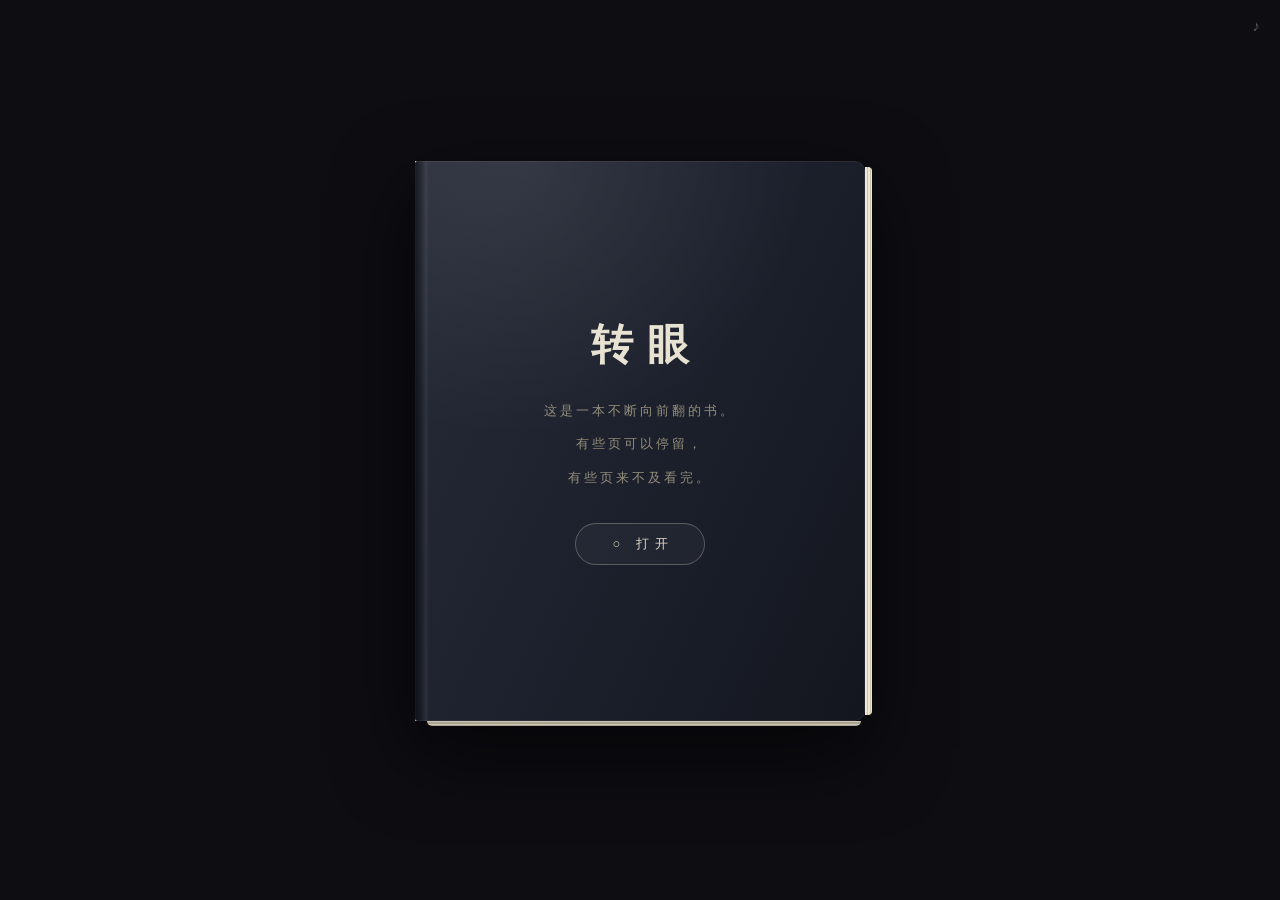
<file: index.html>
<!doctype html>
<html lang="zh-CN">
  <head>
    <meta charset="UTF-8" />
    <meta name="viewport" content="width=device-width, initial-scale=1.0" />
    <title>转眼</title>
    <script type="module" crossorigin src="./assets/index-Fz0vJNbd.js"></script>
    <link rel="stylesheet" crossorigin href="./assets/index-DJgIEXSB.css">
  </head>
  <body>
    <div id="root"></div>
  </body>
</html>
</file>
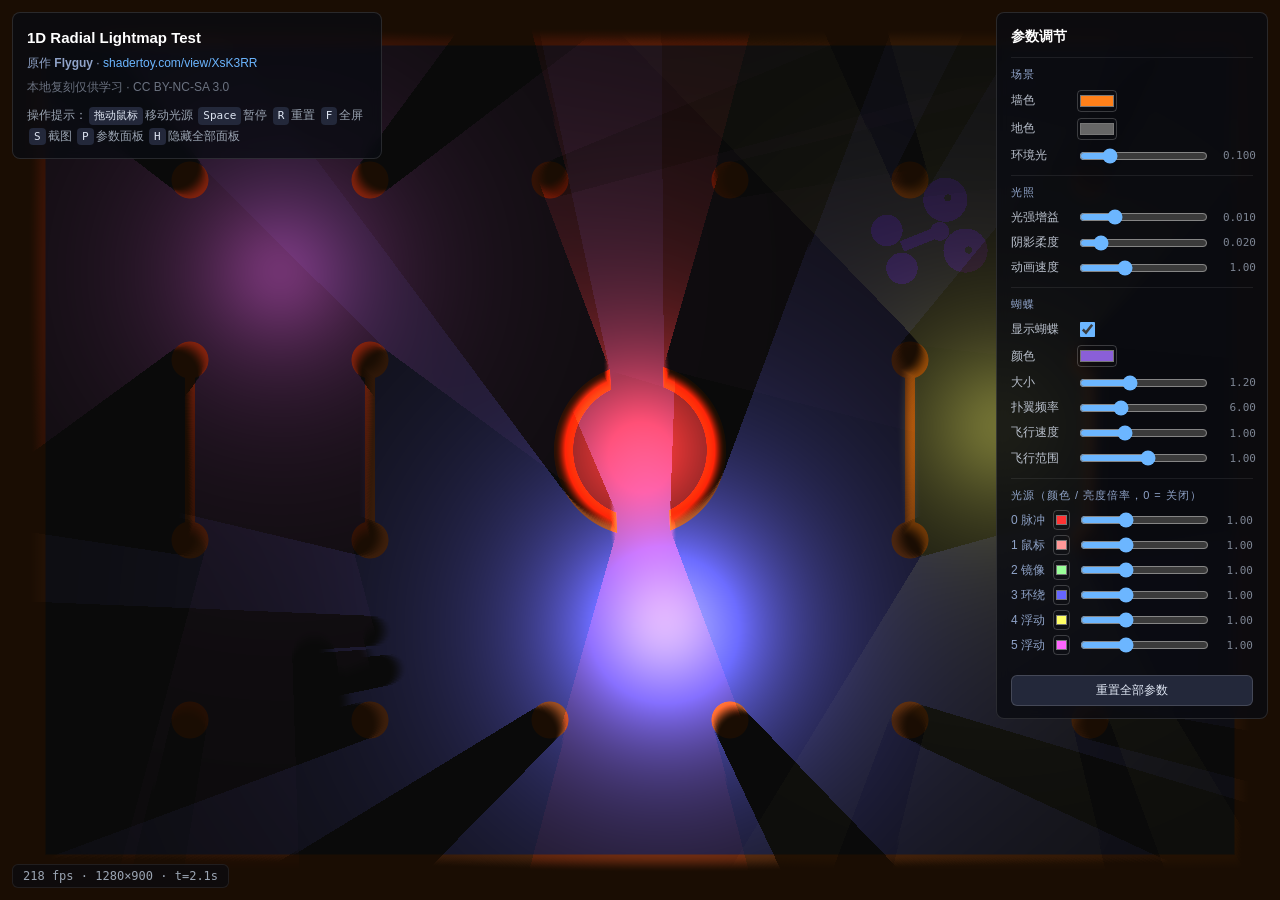
<file: embeds/butterfly/index.html>
<!DOCTYPE html>
<html lang="zh-CN">
<head>
<meta charset="utf-8">
<meta name="viewport" content="width=device-width, initial-scale=1, user-scalable=no">
<title>1D Radial Lightmap Test — 本地复刻</title>
<script>
  // 嵌入模式（?embed=1）：隐藏标题与参数面板，只留全屏画面
  if (new URLSearchParams(location.search).has('embed')) {
    document.addEventListener('DOMContentLoaded', () => {
      const s = document.createElement('style');
      s.textContent = '#panel,#params,#hud{display:none!important}';
      document.head.appendChild(s);
    });
  }
</script>
<!--
  本地复刻自 Shadertoy:
    "1D Radial Lightmap Test" — 作者 Flyguy
    https://www.shadertoy.com/view/XsK3RR
  着色器源码版权归原作者所有，遵循 Shadertoy 默认许可协议 CC BY-NC-SA 3.0。
  仅供个人学习使用，请勿商用。

  说明: 下方的着色器源码保持与原作逐字一致。
  参数面板通过运行时注入 uniform 与定点替换实现，未直接改动源码本体。
-->
<style>
  html, body { margin: 0; padding: 0; width: 100%; height: 100%; overflow: hidden; background: #000; }
  #c { position: absolute; inset: 0; width: 100%; height: 100%; display: block; cursor: crosshair; }

  #panel {
    position: absolute; top: 12px; left: 12px; z-index: 10;
    max-width: 340px; padding: 12px 14px;
    background: rgba(10, 12, 18, 0.78); color: #cfd3dc;
    font: 12px/1.7 -apple-system, "PingFang SC", "Microsoft YaHei", sans-serif;
    border: 1px solid rgba(255,255,255,0.12); border-radius: 8px;
    backdrop-filter: blur(6px); user-select: none;
  }
  #panel h1 { margin: 0 0 2px; font-size: 15px; color: #fff; font-weight: 600; }
  #panel .by { color: #8fa3c8; }
  #panel a { color: #6cb6ff; text-decoration: none; }
  #panel a:hover { text-decoration: underline; }
  #panel .lic { color: #6b7280; margin-top: 4px; }
  #panel .keys { margin-top: 8px; color: #9aa4b2; }
  #panel .keys b {
    display: inline-block; padding: 0 5px; margin: 0 2px;
    background: #23283a; border-radius: 4px; color: #dfe6f3;
    font: 11px/1.6 ui-monospace, monospace;
  }

  /* 参数面板 */
  #params {
    position: absolute; top: 12px; right: 12px; z-index: 10;
    width: 272px; max-height: calc(100% - 24px); overflow-y: auto;
    padding: 12px 14px; box-sizing: border-box;
    background: rgba(10, 12, 18, 0.82); color: #cfd3dc;
    font: 12px/1.6 -apple-system, "PingFang SC", "Microsoft YaHei", sans-serif;
    border: 1px solid rgba(255,255,255,0.12); border-radius: 8px;
    backdrop-filter: blur(6px); user-select: none;
  }
  #params h2 { margin: 0 0 6px; font-size: 14px; color: #fff; font-weight: 600; }
  #params .grp { margin: 10px 0; padding-top: 8px; border-top: 1px solid rgba(255,255,255,0.08); }
  #params .grp > .ttl { color: #8fa3c8; font-size: 11px; letter-spacing: 1px; margin-bottom: 6px; }
  #params label { display: flex; align-items: center; gap: 8px; margin: 6px 0; color: #b9c0cc; }
  #params label .name { flex: 0 0 58px; }
  #params label .val { flex: 0 0 38px; text-align: right; color: #7d8593;
    font: 11px ui-monospace, Menlo, monospace; }
  #params input[type="range"] { flex: 1; accent-color: #6cb6ff; height: 14px; }
  #params input[type="color"] { width: 40px; height: 22px; padding: 0; border: 1px solid rgba(255,255,255,0.2);
    border-radius: 4px; background: none; cursor: pointer; }
  #params .lightrow { display: flex; align-items: center; gap: 8px; margin: 5px 0; color: #b9c0cc; }
  #params .lightrow .idx { flex: 0 0 34px; color: #8fa3c8; }
  #params .lightrow input[type="color"] { width: 34px; height: 20px; }
  #params .lightrow input[type="range"] { flex: 1; }
  #params .lightrow .val { flex: 0 0 34px; text-align: right; color: #7d8593;
    font: 11px ui-monospace, Menlo, monospace; }
  #params button {
    width: 100%; margin-top: 10px; padding: 6px 0;
    background: #23283a; color: #dfe6f3; border: 1px solid rgba(255,255,255,0.15);
    border-radius: 6px; cursor: pointer; font: 12px -apple-system, "PingFang SC", sans-serif;
  }
  #params button:hover { background: #2d3450; }

  #hud {
    position: absolute; left: 12px; bottom: 12px; z-index: 10;
    padding: 4px 10px; background: rgba(10,12,18,0.7); color: #9aa4b2;
    font: 12px ui-monospace, SFMono-Regular, Menlo, monospace;
    border-radius: 6px; border: 1px solid rgba(255,255,255,0.08);
    user-select: none; pointer-events: none;
  }
  #err {
    position: absolute; inset: 0; display: none; z-index: 20;
    color: #f88; font: 14px/1.8 -apple-system, "PingFang SC", sans-serif;
    padding: 40px; white-space: pre-wrap;
  }
  .hidden { display: none !important; }
</style>
</head>
<body>
<canvas id="c"></canvas>

<div id="panel">
  <h1>1D Radial Lightmap Test</h1>
  <div class="by">原作 <b>Flyguy</b> ·
    <a href="https://www.shadertoy.com/view/XsK3RR" target="_blank" rel="noopener">shadertoy.com/view/XsK3RR</a>
  </div>
  <div class="lic">本地复刻仅供学习 · CC BY-NC-SA 3.0</div>
  <div class="keys">
    操作提示：<b>拖动鼠标</b>移动光源
    <b>Space</b>暂停 <b>R</b>重置 <b>F</b>全屏 <b>S</b>截图 <b>P</b>参数面板 <b>H</b>隐藏全部面板
  </div>
</div>

<div id="params">
  <h2>参数调节</h2>
  <div class="grp"><div class="ttl">场景</div>
    <label><span class="name">墙色</span><input type="color" id="wall"></label>
    <label><span class="name">地色</span><input type="color" id="floor"></label>
    <label><span class="name">环境光</span><input type="range" id="ambient"><span class="val" id="ambient_v"></span></label>
  </div>
  <div class="grp"><div class="ttl">光照</div>
    <label><span class="name">光强增益</span><input type="range" id="gain"><span class="val" id="gain_v"></span></label>
    <label><span class="name">阴影柔度</span><input type="range" id="soft"><span class="val" id="soft_v"></span></label>
    <label><span class="name">动画速度</span><input type="range" id="speed"><span class="val" id="speed_v"></span></label>
  </div>
  <div class="grp"><div class="ttl">蝴蝶</div>
    <label><span class="name">显示蝴蝶</span><input type="checkbox" id="bflyOn" style="accent-color:#6cb6ff; transform:scale(1.2)"></label>
    <label><span class="name">颜色</span><input type="color" id="bflyColor"></label>
    <label><span class="name">大小</span><input type="range" id="bflySize"><span class="val" id="bflySize_v"></span></label>
    <label><span class="name">扑翼频率</span><input type="range" id="bflyFlap"><span class="val" id="bflyFlap_v"></span></label>
    <label><span class="name">飞行速度</span><input type="range" id="bflySpeed"><span class="val" id="bflySpeed_v"></span></label>
    <label><span class="name">飞行范围</span><input type="range" id="bflyRange"><span class="val" id="bflyRange_v"></span></label>
  </div>
  <div class="grp"><div class="ttl">光源（颜色 / 亮度倍率，0 = 关闭）</div>
    <div id="lights"></div>
  </div>
  <button id="reset">重置全部参数</button>
</div>

<div id="hud"></div>
<div id="err"></div>

<script>
"use strict";

// ============================================================
// 着色器源码(逐字提取自原作，未做任何修改)
// ============================================================

const BUFFER_A_SRC = `//1D Distance field shadow map.
//Each row is a radial shadow map for a light.
//r = distance
//gba = light info (position / color)

#define MAX_STEPS 48
#define INF 1e8
#define EPS 1e-4
float tau = atan(1.0)*8.0;

//Globals
vec2 res = vec2(0);
vec2 mouse = vec2(0);

// Shapes
float sdCircle(float r, vec2 uv)
{
	return length(uv) - r;   
}

float sdRing(float ir, float or, vec2 uv)
{
	return abs(length(uv) - (ir+or)/2.0) - (or - ir);   
}

float sdBox(float s, vec2 uv)
{
	return max(abs(uv.x), abs(uv.y)) - s;   
}

float sdRect(vec2 s, vec2 uv)
{
    uv = abs(uv) - s;
	return max(uv.x, uv.y);
}

float sdPlane(vec2 dir, vec2 uv)
{
	return dot(normalize(dir), uv);   
}

// Operations
float opU(float a, float b)
{
	return min(a, b);   
}

float opI(float a, float b)
{
	return max(a, b);   
}

float opS(float a, float b)
{
	return max(-a, b);   
}

//Domain modifiers
mat2 Rotate(float a)
{
	return mat2(cos(a), sin(a),-sin(a), cos(a));   
}

vec2 Rep1(vec2 uv, float r)
{
	uv.x = mod(uv.x, r) - r/2.0;
    return uv;
}

vec2 Rep2(vec2 uv, vec2 r)
{
	return mod(uv, r) - r/2.0;  
}

// Scene function (must be changed in both tabs)
float Scene(vec2 uv)
{
	float d = -sdRect(res/2.0 - 0.05, uv);
    
    vec2 rp = Rep2(uv, vec2(0.2));
    
    d = opU(sdCircle(0.02, rp), d);
    
    rp = Rep1(uv, 0.2);
    
    d = opU(sdRect(vec2(0.005,0.1), rp), d);
    
    d = opS(sdBox(0.2, uv), d);
    
    d = opU(sdRing(0.08, 0.09, uv), d);
    
    d = opS(sdRect(vec2(0.11,0.03), uv * Rotate(iTime)), d);
    
    return d;
}

float MarchShadow(vec2 orig, vec2 dir)
{
    float d = 0.0;
    
    for(int i = 0;i < MAX_STEPS;i++)
    {
        float ds = Scene(dir * d - orig);
        
        d += ds;
        
        if(ds < EPS)
        {
        	break;   
        }
    }
    
    return d;
}

//Data slots
#define SLOT_POSITION 0
#define SLOT_COLOR 1

struct Light
{
	vec2 origin;
    vec3 color;
    float brightness;
    
};

void mainImage( out vec4 fragColor, in vec2 fragCoord )
{
    res = iResolution.xy / iResolution.y;  
    mouse = iMouse.xy / iResolution.y - res/2.0;
    
    float a = (fragCoord.x / iResolution.x) * tau;
    vec2 dir = vec2(cos(a), sin(a));
    
    int id = int(fragCoord.y);
    
    Light light;
    
    light.origin = vec2(0);
    light.color = vec3(0);
    light.brightness = 0.0;
    
    if(id == 0)
    {
    	light.origin = vec2(0);
        light.color = vec3(1.0, 0.2, 0.2);
        light.brightness = sin(iTime * 4.0) * 2.0 + 2.0;
    }
    
    if(id == 1)
    {
    	light.origin = mouse;
        light.color = vec3(1.0, 0.6, 0.6);
        light.brightness = 2.0;
    }
    if(id == 2)
    {
    	light.origin = -mouse;
        light.color = vec3(0.6, 1.0, 0.6);
        light.brightness = 2.0;
    }
    if(id == 3)
    {
        float a = -iTime * 0.3;
    	light.origin = vec2(cos(a), sin(a)) * 0.2; 
        light.color = vec3(0.4, 0.4, 1.0);
        light.brightness = 4.0;
    }
    if(id == 4)
    {
    	light.origin = vec2(0.4, sin(3.0*iTime-tau/4.0)*0.2); 
        light.color = vec3(1.0, 1.0, 0.4);
        light.brightness = 1.0;
    }
    if(id == 5)
    {
    	light.origin = vec2(-0.4, sin(3.0*iTime)*0.2); 
        light.color = vec3(1.0, 0.4, 1.0);
        light.brightness = 1.0;
    }
    
    int slot = int(fragCoord.x);
    vec3 data = vec3(0);
    
    if(slot == SLOT_POSITION)
    {
        data = vec3(light.origin,0);
    }
    
    if(slot == SLOT_COLOR)
    {
    	data = light.brightness * light.color;   
    }
    
    float dist = MarchShadow(light.origin, dir);
     
	fragColor = vec4(dist, data);
}`;

const IMAGE_SRC = `#define NUM_LIGHTS 6
#define WALL_COLOR vec3(1.0, 0.5, 0.1)
#define FLOOR_COLOR vec3(0.4, 0.4, 0.4)
#define AMBIENT_LIGHT vec3(0.1, 0.1, 0.1)
//#define SHOW_SHADOWMAP

#define INF 1e8
#define EPS 1e-3
float tau = atan(1.0)*8.0;

//Globals
vec2 res = vec2(0); //Y-Normalized resolution
vec2 mouse = vec2(0); //Mouse coords (form center)
float psz = 0.0; //Pixel size
vec2 hpo = vec2(0); //Half pixel offset

// Shapes
float sdCircle(float r, vec2 uv)
{
	return length(uv) - r;   
}

float sdRing(float ir, float or, vec2 uv)
{
	return abs(length(uv) - (ir+or)/2.0) - (or - ir);   
}

float sdBox(float s, vec2 uv)
{
	return max(abs(uv.x), abs(uv.y)) - s;   
}

float sdRect(vec2 s, vec2 uv)
{
    uv = abs(uv) - s;
	return max(uv.x, uv.y);
}

float sdPlane(vec2 dir, vec2 uv)
{
	return dot(normalize(dir), uv);   
}

// Operations
float opU(float a, float b)
{
	return min(a, b);   
}

float opI(float a, float b)
{
	return max(a, b);   
}

float opS(float a, float b)
{
	return max(-a, b);   
}

//Domain modifiers
mat2 Rotate(float a)
{
	return mat2(cos(a), sin(a),-sin(a), cos(a));   
}

vec2 Rep1(vec2 uv, float r)
{
	uv.x = mod(uv.x, r) - r/2.0;
    return uv;
}

vec2 Rep2(vec2 uv, vec2 r)
{
	return mod(uv, r) - r/2.0;  
}

// Scene function (must be changed in both tabs)
float Scene(vec2 uv)
{
	float d = -sdRect(res/2.0 - 0.05, uv);
    
    vec2 rp = Rep2(uv, vec2(0.2));
    
    d = opU(sdCircle(0.02, rp), d);
    
    rp = Rep1(uv, 0.2);
    
    d = opU(sdRect(vec2(0.005,0.1), rp), d);
    
    d = opS(sdBox(0.2, uv), d);
    
    d = opU(sdRing(0.08, 0.09, uv), d);
    
    d = opS(sdRect(vec2(0.11,0.03), uv * Rotate(iTime)), d);
    
    return d;
}

vec2 LightOrigin(int id)
{
	return texture(iChannel0,vec2(0, float(id))/iResolution.xy + hpo).yz;   
}

vec3 LightColor(int id)
{
	return texture(iChannel0,vec2(1, float(id))/iResolution.xy + hpo).yzw;   
}

float SampleShadow(int id, vec2 uv)
{
    float a = atan(uv.y, uv.x)/tau + 0.5;
    float r = length(uv);
    
    float idn = float(id)/iResolution.y;
    
    float s = texture(iChannel0, vec2(a, idn) + hpo).x;
    
    return 1.0-smoothstep(s, s+0.02, length(uv));   
}

//Reads lights from light buffer and combines them.
vec3 MixLights(vec2 uv)
{
    vec3 b = AMBIENT_LIGHT;
    
	for(int i = 0;i < NUM_LIGHTS;i++)
    {
        vec2 o = LightOrigin(i);
        vec3 c = LightColor(i);
        
        float l = 0.01 / pow(length(vec3(uv - o, 0.1)), 2.0);
        l *= SampleShadow(i, uv-o);
        b += c * l;
    }
    
    return b;
}

void mainImage( out vec4 fragColor, in vec2 fragCoord )
{
    hpo = 0.5 / iResolution.xy;
    res = iResolution.xy / iResolution.y;
    psz = 1.0 / iResolution.y;
	vec2 uv = fragCoord.xy / iResolution.y - res/2.0;
    
    mouse = iMouse.xy / iResolution.y - res/2.0;
    
    vec3 col = vec3(0);
    
    float d = Scene(uv);
    
    col = mix(FLOOR_COLOR, WALL_COLOR, smoothstep(psz, 0.0, d));
    
    col *= MixLights(uv);
    
    #ifdef SHOW_SHADOWMAP
    col = texture(iChannel0, fragCoord/iResolution.xy).rgb;
    #endif
    
	fragColor = vec4(col, 1.0);
}`;

// ============================================================
// 参数定义(默认值 = 原作行为)
// ============================================================

const DEFAULTS = {
  wall: "#ff801a",        // WALL_COLOR vec3(1.0, 0.5, 0.1)
  floor: "#666666",       // FLOOR_COLOR vec3(0.4, 0.4, 0.4)
  ambient: 0.1,           // AMBIENT_LIGHT 0.1
  gain: 0.01,             // MixLights 里的 0.01
  soft: 0.02,             // SampleShadow 里的 0.02
  speed: 1.0,             // 动画时间倍率(仅 JS 侧)
  lightColors: [
    "#ff3333", // 光源0 vec3(1.0, 0.2, 0.2)
    "#ff9999", // 光源1 vec3(1.0, 0.6, 0.6)
    "#99ff99", // 光源2 vec3(0.6, 1.0, 0.6)
    "#6666ff", // 光源3 vec3(0.4, 0.4, 1.0)
    "#ffff66", // 光源4 vec3(1.0, 1.0, 0.4)
    "#ff66ff", // 光源5 vec3(1.0, 0.4, 1.0)
  ],
  lightBrightness: [1, 1, 1, 1, 1, 1], // 亮度倍率
  bflyOn: true,           // 蝴蝶开关
  bflyColor: "#8a5fd8",   // 蝴蝶颜色
  bflySize: 1.2,          // 蝴蝶大小
  bflyFlap: 6.0,          // 扑翼频率
  bflySpeed: 1.0,         // 飞行速度
  bflyRange: 1.0,         // 飞行范围
};
const P = JSON.parse(JSON.stringify(DEFAULTS));
P.lightColors = DEFAULTS.lightColors.slice();
P.lightBrightness = DEFAULTS.lightBrightness.slice();

// ============================================================
// 运行时注入：把参数接进着色器(源码本体不动，只做定点替换)
// ============================================================

function mustReplace(src, needle, replacement, tag) {
  if (!src.includes(needle)) throw new Error("源码锚点缺失: " + tag);
  return src.replace(needle, replacement);
}

// Buffer A: 光源颜色/亮度改由 uniform 控制(仅前 6 行，其余行保持原样熄灭)
let bufferASource = BUFFER_A_SRC;
bufferASource = mustReplace(bufferASource, "#define MAX_STEPS 48",
`uniform vec3  uLightColors[6];
uniform float uLightBrightness[6];
#define MAX_STEPS 48`, "bufferA uniforms");
bufferASource = mustReplace(bufferASource, "int slot = int(fragCoord.x);",
`if(id >= 0 && id < 6)
    {
        light.color = uLightColors[id];
        light.brightness *= uLightBrightness[id];
    }
    
    int slot = int(fragCoord.x);`, "bufferA override");

// Image: 墙/地/环境光/光强增益/阴影柔度改由 uniform 控制
let imageSource = IMAGE_SRC;
imageSource = mustReplace(imageSource, "#define NUM_LIGHTS 6",
`uniform vec3  uWallColor;
uniform vec3  uFloorColor;
uniform float uAmbient;
uniform float uShadowSoft;
uniform float uLightGain;
#define NUM_LIGHTS 6`, "image uniforms");
imageSource = mustReplace(imageSource, "#define WALL_COLOR vec3(1.0, 0.5, 0.1)",
  "#define WALL_COLOR (uWallColor)", "wall");
imageSource = mustReplace(imageSource, "#define FLOOR_COLOR vec3(0.4, 0.4, 0.4)",
  "#define FLOOR_COLOR (uFloorColor)", "floor");
imageSource = mustReplace(imageSource, "#define AMBIENT_LIGHT vec3(0.1, 0.1, 0.1)",
  "#define AMBIENT_LIGHT (vec3(uAmbient))", "ambient");
imageSource = mustReplace(imageSource, "return 1.0-smoothstep(s, s+0.02, length(uv));",
  "return 1.0-smoothstep(s, s+uShadowSoft, length(uv));", "soft");
imageSource = mustReplace(imageSource, "float l = 0.01 / pow(length(vec3(uv - o, 0.1)), 2.0);",
  "float l = uLightGain / pow(length(vec3(uv - o, 0.1)), 2.0);", "gain");

// ----- 蝴蝶(本地新增): 注入两个 pass 的 Scene()，画面与阴影图保持一致 -----
const BUTTERFLY_GLSL = `uniform float uButterflyOn;
uniform vec3  uBFlyColor;
uniform float uBFlySize;
uniform float uBFlyFlap;
uniform float uBFlySpeed;
uniform float uBFlyRange;

// 飞行路径: xy 为横穿场景的往返轨迹, z 为伪深度(>0 靠近, <0 远去)
vec3 bPath(float t)
{
    t *= uBFlySpeed;
    float x = sin(t * 0.55) * 0.62;
    float y = sin(t * 1.30 + 1.1) * 0.16 + sin(t * 0.35) * 0.10;
    float z = sin(t * 0.55 + 1.2);
    return uBFlyRange * vec3(x, y, z);
}

float sdButterfly(vec2 uv)
{
    vec3 P0 = bPath(iTime);
    vec3 P1 = bPath(iTime - 0.06);
    vec2 p0 = P0.xy, p1 = P1.xy;
    float ang = atan(p0.y - p1.y + 1e-6, p0.x - p1.x + 1e-5);
    // 伪深度缩放: 0.5(远,小) ~ 1.6(近,大)，制造前后穿梭感
    float depth = mix(0.5, 1.6, 0.5 + 0.5 * P0.z);
    float scale = uBFlySize * depth;
    vec2 loc = (uv - p0) * Rotate(1.5708 - ang) / scale;
    // 扑翼: 恒定频率的平滑余弦摆动(均匀)
    float f = 0.725 + 0.275 * cos(iTime * uBFlyFlap);
    vec2 q = vec2(abs(loc.x), loc.y);
    float dWing = length(q - vec2(0.078*f, 0.050)) - 0.060*f;
    dWing = opU(dWing, length(q - vec2(0.058*f, -0.036)) - 0.042*f);
    dWing = opS(length(q - vec2(0.080*f, 0.054)) - 0.013*f, dWing);
    float d = opU(dWing, sdRect(vec2(0.006, 0.024), loc));
    d = opU(d, length(loc - vec2(0.0, 0.028)) - 0.011);
    return scale * d;
}

`;
bufferASource = mustReplace(bufferASource, "// Scene function (must be changed in both tabs)",
  BUTTERFLY_GLSL + "// Scene function (must be changed in both tabs)", "butterfly globals");
imageSource = mustReplace(imageSource, "// Scene function (must be changed in both tabs)",
  BUTTERFLY_GLSL + "// Scene function (must be changed in both tabs)", "butterfly globals");

const SCENE_TAIL = "d = opS(sdRect(vec2(0.11,0.03), uv * Rotate(iTime)), d);";
const SCENE_BFLY = "\n    \n    if(uButterflyOn > 0.5)\n    {\n        d = opU(sdButterfly(uv), d);\n    }";
// 只有 Buffer A 的 Scene() 并入蝴蝶(让阴影照常投射);
// Image 里蝴蝶从场景中拆出、按深度独立合成，才能与柱子/圆环产生前后遮挡
bufferASource = mustReplace(bufferASource, SCENE_TAIL, SCENE_TAIL + SCENE_BFLY, "butterfly scene");

// Image: 在场景着色之后按深度合成蝴蝶
const IMG_ANCHOR = "col *= MixLights(uv);";
const IMG_COMPOSITE = `col *= MixLights(uv);

    // 蝴蝶独立合成: 远(z<0)时被场景元素遮挡, 近(z>0)时飞到场景前面
    if(uButterflyOn > 0.5)
    {
        float dB = sdButterfly(uv);
        float bMask = smoothstep(psz, 0.0, dB);
        if(bMask > 0.001)
        {
            vec3 bcol = uBFlyColor * MixLights(uv);
            float front = smoothstep(-0.35, 0.35, bPath(iTime).z);
            float sMask = smoothstep(psz, 0.0, d);
            vec3 behind  = mix(bcol, col, sMask);
            vec3 infront = mix(col, bcol, bMask);
            col = mix(behind, infront, front);
        }
    }`;
imageSource = mustReplace(imageSource, IMG_ANCHOR, IMG_COMPOSITE, "butterfly composite");

// ============================================================
// WebGL 播放器(模拟 Shadertoy 运行环境)
// ============================================================

const VS_SRC = `#version 300 es
layout(location=0) in vec2 aPos;
void main() { gl_Position = vec4(aPos, 0.0, 1.0); }`;

// Shadertoy 风格的片元着色器头(WebGL2 / GLSL ES 3.00)
const FS_HEADER = `#version 300 es
precision highp float;
precision highp int;
out vec4 outColor;
uniform vec3      iResolution;
uniform float     iTime;
uniform float     iTimeDelta;
uniform float     iFrameRate;
uniform int       iFrame;
uniform float     iChannelTime[4];
uniform vec4      iMouse;
uniform vec4      iDate;
uniform float     iSampleRate;
uniform vec3      iChannelResolution[4];
uniform sampler2D iChannel0;
`;

function makePassSource(userSrc) {
  return FS_HEADER + userSrc + "\nvoid main(){ mainImage(outColor, gl_FragCoord.xy); }";
}

const canvas = document.getElementById("c");
const errBox = document.getElementById("err");
const hud = document.getElementById("hud");
const panel = document.getElementById("panel");
const paramsPanel = document.getElementById("params");

function fail(msg) {
  errBox.textContent = msg;
  errBox.style.display = "block";
  throw new Error(msg);
}

const gl = canvas.getContext("webgl2", { alpha: false, antialias: false, preserveDrawingBuffer: true });
if (!gl) fail("此浏览器不支持 WebGL2，无法运行。");

// 渲染到浮点纹理需要此扩展(WebGL2)
let bufferInternalFormat = gl.RGBA32F, bufferType = gl.FLOAT;
if (!gl.getExtension("EXT_color_buffer_float")) {
  if (gl.getExtension("EXT_color_buffer_half_float")) {
    bufferInternalFormat = gl.RGBA16F; bufferType = gl.HALF_FLOAT;
  } else {
    fail("浏览器不支持渲染到浮点纹理(EXT_color_buffer_float)。");
  }
}
gl.getExtension("OES_texture_float_linear"); // 可选

function compile(type, src) {
  const sh = gl.createShader(type);
  gl.shaderSource(sh, src);
  gl.compileShader(sh);
  if (!gl.getShaderParameter(sh, gl.COMPILE_STATUS)) {
    fail("着色器编译失败:\n" + gl.getShaderInfoLog(sh));
  }
  return sh;
}

function makeProgram(userSrc) {
  const prog = gl.createProgram();
  gl.attachShader(prog, compile(gl.VERTEX_SHADER, VS_SRC));
  gl.attachShader(prog, compile(gl.FRAGMENT_SHADER, makePassSource(userSrc)));
  gl.linkProgram(prog);
  if (!gl.getProgramParameter(prog, gl.LINK_STATUS)) {
    fail("程序链接失败:\n" + gl.getProgramInfoLog(prog));
  }
  return prog;
}

const progBufferA = makeProgram(bufferASource);
const progImage = makeProgram(imageSource);

// 全屏三角形
const vao = gl.createVertexArray();
gl.bindVertexArray(vao);
const vbo = gl.createBuffer();
gl.bindBuffer(gl.ARRAY_BUFFER, vbo);
gl.bufferData(gl.ARRAY_BUFFER, new Float32Array([-1, -1, 3, -1, -1, 3]), gl.STATIC_DRAW);
gl.enableVertexAttribArray(0);
gl.vertexAttribPointer(0, 2, gl.FLOAT, false, 0, 0);

// Buffer A 的 ping-pong 纹理(RGBA32F，与 Shadertoy 的 buffer 一致)
let bufTex = [null, null], bufFbo = [null, null], bufWrite = 0;

function createBufferTextures(w, h) {
  for (let i = 0; i < 2; i++) {
    if (bufTex[i]) gl.deleteTexture(bufTex[i]);
    if (bufFbo[i]) gl.deleteFramebuffer(bufFbo[i]);
    bufTex[i] = gl.createTexture();
    gl.bindTexture(gl.TEXTURE_2D, bufTex[i]);
    // 与 Shadertoy 采样 buffer 的方式一致: NEAREST + CLAMP
    gl.texParameteri(gl.TEXTURE_2D, gl.TEXTURE_MIN_FILTER, gl.NEAREST);
    gl.texParameteri(gl.TEXTURE_2D, gl.TEXTURE_MAG_FILTER, gl.NEAREST);
    gl.texParameteri(gl.TEXTURE_2D, gl.TEXTURE_WRAP_S, gl.CLAMP_TO_EDGE);
    gl.texParameteri(gl.TEXTURE_2D, gl.TEXTURE_WRAP_T, gl.CLAMP_TO_EDGE);
    gl.texImage2D(gl.TEXTURE_2D, 0, bufferInternalFormat, w, h, 0, gl.RGBA, bufferType, null);
    bufFbo[i] = gl.createFramebuffer();
    gl.bindFramebuffer(gl.FRAMEBUFFER, bufFbo[i]);
    gl.framebufferTexture2D(gl.FRAMEBUFFER, gl.COLOR_ATTACHMENT0, gl.TEXTURE_2D, bufTex[i], 0);
    if (gl.checkFramebufferStatus(gl.FRAMEBUFFER) !== gl.FRAMEBUFFER_COMPLETE) {
      fail("帧缓冲不完整(浮点纹理不可渲染)。");
    }
  }
  gl.bindFramebuffer(gl.FRAMEBUFFER, null);
}

// ---------- Shadertoy 风格的 iMouse ----------
// xy: 当前位置(像素，原点左下)；zw: 按下时为按下起点，松开后为负值
const mouse = { x: 0, y: 0, oriX: 0, oriY: 0, down: false };

function canvasPos(e) {
  const r = canvas.getBoundingClientRect();
  const sx = canvas.width / r.width, sy = canvas.height / r.height;
  return [Math.round((e.clientX - r.left) * sx), Math.round(canvas.height - (e.clientY - r.top) * sy)];
}
canvas.addEventListener("pointerdown", (e) => {
  const [x, y] = canvasPos(e);
  mouse.down = true; mouse.x = x; mouse.y = y; mouse.oriX = x; mouse.oriY = y;
  canvas.setPointerCapture(e.pointerId);
});
canvas.addEventListener("pointermove", (e) => {
  if (e.buttons || mouse.down || e.pointerType === "mouse") {
    const [x, y] = canvasPos(e);
    mouse.x = x; mouse.y = y;
  }
});
window.addEventListener("pointerup", () => { mouse.down = false; });

// ---------- 交互控制 ----------
let iTime = 0, iFrame = 0, paused = false;

window.addEventListener("keydown", (e) => {
  if (e.code === "Space") { paused = !paused; e.preventDefault(); }
  else if (e.code === "KeyR") { iTime = 0; iFrame = 0; mouse.x = mouse.y = mouse.oriX = mouse.oriY = 0; mouse.down = false; }
  else if (e.code === "KeyF") {
    if (document.fullscreenElement) document.exitFullscreen();
    else document.documentElement.requestFullscreen();
  } else if (e.code === "KeyS") {
    canvas.toBlob((b) => {
      const a = document.createElement("a");
      a.href = URL.createObjectURL(b);
      a.download = "1d-radial-lightmap.png";
      a.click();
      URL.revokeObjectURL(a.href);
    });
  } else if (e.code === "KeyP") { paramsPanel.classList.toggle("hidden"); }
  else if (e.code === "KeyH") {
    panel.classList.toggle("hidden");
    hud.classList.toggle("hidden");
    paramsPanel.classList.toggle("hidden");
  }
});

// ---------- 尺寸 ----------
const DPR = Math.min(window.devicePixelRatio || 1, 2);

function resize() {
  const w = Math.max(1, Math.round(canvas.clientWidth * DPR));
  const h = Math.max(1, Math.round(canvas.clientHeight * DPR));
  if (canvas.width !== w || canvas.height !== h) {
    canvas.width = w; canvas.height = h;
    createBufferTextures(w, h);
  }
}
window.addEventListener("resize", resize);
resize();

// ---------- uniform 缓存 ----------
function uniforms(prog, names) {
  const u = {};
  for (const n of names) u[n] = gl.getUniformLocation(prog, n);
  return u;
}
const COMMON_U = ["iResolution", "iTime", "iTimeDelta", "iFrameRate", "iFrame",
  "iChannelTime[0]", "iMouse", "iDate", "iSampleRate", "iChannelResolution[0]",
  "uButterflyOn", "uBFlyColor", "uBFlySize", "uBFlyFlap", "uBFlySpeed", "uBFlyRange"];
const uBuf = uniforms(progBufferA, [...COMMON_U, "uLightColors[0]", "uLightBrightness[0]"]);
const uImg = uniforms(progImage, [...COMMON_U, "iChannel0",
  "uWallColor", "uFloorColor", "uAmbient", "uShadowSoft", "uLightGain"]);

// ---------- 颜色工具 ----------
function hexToRgb(h) {
  return [parseInt(h.slice(1, 3), 16) / 255, parseInt(h.slice(3, 5), 16) / 255, parseInt(h.slice(5, 7), 16) / 255];
}

// ---------- 参数面板 ----------
const $ = (id) => document.getElementById(id);

function bindSlider(id, min, max, step, get, set) {
  const el = $(id), vEl = $(id + "_v");
  el.min = min; el.max = max; el.step = step;
  el.value = get();
  const refresh = () => { vEl.textContent = Number(el.value).toFixed(step < 0.01 ? 3 : (step < 1 ? 2 : 0)); };
  refresh();
  el.addEventListener("input", () => { set(Number(el.value)); refresh(); });
}
function bindColor(id, get, set) {
  const el = $(id);
  el.value = get();
  el.addEventListener("input", () => set(el.value));
}

bindColor("wall", () => P.wall, (v) => P.wall = v);
bindColor("floor", () => P.floor, (v) => P.floor = v);
bindSlider("ambient", 0, 0.5, 0.005, () => P.ambient, (v) => P.ambient = v);
bindSlider("gain", 0, 0.04, 0.001, () => P.gain, (v) => P.gain = v);
bindSlider("soft", 0.001, 0.15, 0.001, () => P.soft, (v) => P.soft = v);
bindSlider("speed", 0, 3, 0.05, () => P.speed, (v) => P.speed = v);

$("bflyOn").checked = P.bflyOn;
$("bflyOn").addEventListener("change", () => P.bflyOn = $("bflyOn").checked);
bindColor("bflyColor", () => P.bflyColor, (v) => P.bflyColor = v);
bindSlider("bflySize", 0.4, 2.5, 0.05, () => P.bflySize, (v) => P.bflySize = v);
bindSlider("bflyFlap", 0, 20, 0.5, () => P.bflyFlap, (v) => P.bflyFlap = v);
bindSlider("bflySpeed", 0, 3, 0.05, () => P.bflySpeed, (v) => P.bflySpeed = v);
bindSlider("bflyRange", 0.3, 1.6, 0.05, () => P.bflyRange, (v) => P.bflyRange = v);

const lightRows = [];
{
  const box = $("lights");
  const NAMES = ["0 脉冲", "1 鼠标", "2 镜像", "3 环绕", "4 浮动", "5 浮动"];
  for (let i = 0; i < 6; i++) {
    const row = document.createElement("div");
    row.className = "lightrow";
    row.innerHTML =
      `<span class="idx">${NAMES[i]}</span>` +
      `<input type="color" data-i="${i}" class="lc">` +
      `<input type="range" data-i="${i}" class="lb" min="0" max="3" step="0.05">` +
      `<span class="val">1.00</span>`;
    box.appendChild(row);
    const cEl = row.querySelector(".lc");
    const bEl = row.querySelector(".lb");
    const vEl = row.querySelector(".val");
    cEl.value = P.lightColors[i];
    bEl.value = P.lightBrightness[i];
    cEl.addEventListener("input", () => P.lightColors[i] = cEl.value);
    bEl.addEventListener("input", () => {
      P.lightBrightness[i] = Number(bEl.value);
      vEl.textContent = Number(bEl.value).toFixed(2);
    });
    lightRows.push({ cEl, bEl, vEl });
  }
}

$("reset").addEventListener("click", () => {
  P.wall = DEFAULTS.wall; P.floor = DEFAULTS.floor;
  P.ambient = DEFAULTS.ambient; P.gain = DEFAULTS.gain;
  P.soft = DEFAULTS.soft; P.speed = DEFAULTS.speed;
  P.lightColors = DEFAULTS.lightColors.slice();
  P.lightBrightness = DEFAULTS.lightBrightness.slice();
  P.bflyOn = DEFAULTS.bflyOn; P.bflyColor = DEFAULTS.bflyColor;
  P.bflySize = DEFAULTS.bflySize;
  P.bflyFlap = DEFAULTS.bflyFlap; P.bflySpeed = DEFAULTS.bflySpeed;
  P.bflyRange = DEFAULTS.bflyRange;
  $("wall").value = P.wall; $("floor").value = P.floor;
  $("bflyOn").checked = P.bflyOn;
  $("bflyColor").value = P.bflyColor;
  for (const id of ["ambient", "gain", "soft", "speed",
    "bflySize", "bflyFlap", "bflySpeed", "bflyRange"]) {
    const el = $(id);
    el.value = P[id];
    $(id + "_v").textContent = Number(el.value).toFixed(el.step < 0.01 ? 3 : (el.step < 1 ? 2 : 0));
  }
  for (let i = 0; i < 6; i++) {
    lightRows[i].cEl.value = P.lightColors[i];
    lightRows[i].bEl.value = P.lightBrightness[i];
    lightRows[i].vEl.textContent = Number(P.lightBrightness[i]).toFixed(2);
  }
});

// ---------- 渲染循环 ----------
let lastT = performance.now(), fps = 60, lastNow = lastT;

function setCommonUniforms(u, w, h) {
  gl.uniform3f(u["iResolution"], w, h, 1.0);
  gl.uniform1f(u["iTime"], iTime);
  gl.uniform1f(u["iFrameRate"], fps);
  gl.uniform1i(u["iFrame"], iFrame);
  gl.uniform4f(u["iMouse"],
    mouse.x, mouse.y,
    mouse.down ? mouse.oriX : -Math.abs(mouse.oriX),
    mouse.down ? mouse.oriY : -Math.abs(mouse.oriY));
  const d = new Date();
  gl.uniform4f(u["iDate"], d.getFullYear(), d.getMonth(), d.getDate(),
    d.getHours() * 3600 + d.getMinutes() * 60 + d.getSeconds() + d.getMilliseconds() / 1000);
  gl.uniform1f(u["iSampleRate"], 44100);
  gl.uniform1fv(u["iChannelTime[0]"], [iTime, iTime, iTime, iTime]);
  gl.uniform3fv(u["iChannelResolution[0]"], [w, h, 1.0]);
}

function setBflyUniforms(u) {
  gl.uniform1f(u["uButterflyOn"], P.bflyOn ? 1.0 : 0.0);
  const bc = hexToRgb(P.bflyColor);
  gl.uniform3f(u["uBFlyColor"], bc[0], bc[1], bc[2]);
  gl.uniform1f(u["uBFlySize"], P.bflySize);
  gl.uniform1f(u["uBFlyFlap"], P.bflyFlap);
  gl.uniform1f(u["uBFlySpeed"], P.bflySpeed);
  gl.uniform1f(u["uBFlyRange"], P.bflyRange);
}

// 页面被遮挡时 rAF 会停止，用定时器兜底保持渲染
function scheduleNext() {
  if (document.hidden) setTimeout(() => render(performance.now()), 16);
  else requestAnimationFrame(render);
}

function render(now) {
  scheduleNext();
  const dt = Math.min((now - lastNow) / 1000, 1.0);
  lastNow = now;
  if (!paused) { iTime += dt * P.speed; iFrame++; }
  fps = fps * 0.9 + (1 / Math.max(dt, 1e-4)) * 0.1;

  resize();
  const w = canvas.width, h = canvas.height;

  // Pass 1: Buffer A —— 每行一个光源的 1D 径向距离场阴影图
  const write = bufWrite;
  gl.bindFramebuffer(gl.FRAMEBUFFER, bufFbo[write]);
  gl.viewport(0, 0, w, h);
  gl.useProgram(progBufferA);
  setCommonUniforms(uBuf, w, h);
  const lc = new Float32Array(18), lb = new Float32Array(6);
  for (let i = 0; i < 6; i++) {
    const c = hexToRgb(P.lightColors[i]);
    lc[i * 3] = c[0]; lc[i * 3 + 1] = c[1]; lc[i * 3 + 2] = c[2];
    lb[i] = P.lightBrightness[i];
  }
  gl.uniform3fv(uBuf["uLightColors[0]"], lc);
  gl.uniform1fv(uBuf["uLightBrightness[0]"], lb);
  setBflyUniforms(uBuf);
  gl.drawArrays(gl.TRIANGLES, 0, 3);

  // Pass 2: Image —— 读取 Buffer A(iChannel0)，输出到屏幕
  gl.bindFramebuffer(gl.FRAMEBUFFER, null);
  gl.viewport(0, 0, w, h);
  gl.useProgram(progImage);
  setCommonUniforms(uImg, w, h);
  gl.activeTexture(gl.TEXTURE0);
  gl.bindTexture(gl.TEXTURE_2D, bufTex[write]);
  gl.uniform1i(uImg["iChannel0"], 0);
  const wall = hexToRgb(P.wall), floor = hexToRgb(P.floor);
  gl.uniform3f(uImg["uWallColor"], wall[0], wall[1], wall[2]);
  gl.uniform3f(uImg["uFloorColor"], floor[0], floor[1], floor[2]);
  gl.uniform1f(uImg["uAmbient"], P.ambient);
  gl.uniform1f(uImg["uShadowSoft"], P.soft);
  gl.uniform1f(uImg["uLightGain"], P.gain);
  setBflyUniforms(uImg);
  gl.drawArrays(gl.TRIANGLES, 0, 3);

  bufWrite = 1 - write;

  if ((iFrame & 7) === 0) {
    hud.textContent = `${fps.toFixed(0)} fps · ${w}×${h} · t=${iTime.toFixed(1)}s${paused ? " · 已暂停" : ""}`;
  }
}

scheduleNext();
</script>
</body>
</html>
</file>
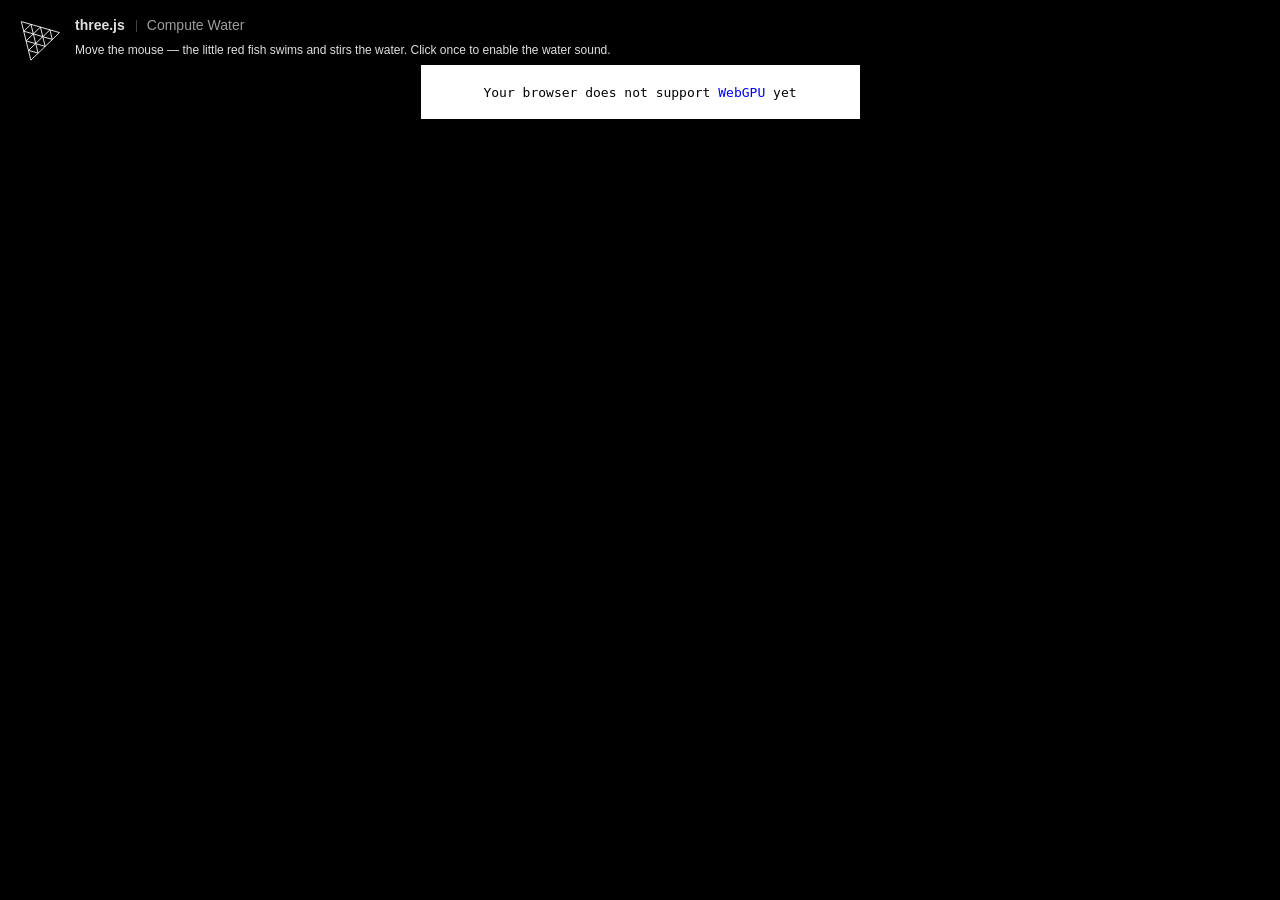
<file: embeds/water/index.html>
<!DOCTYPE html>
<html lang="en">
	<head>
		<title>three.js webgpu - compute water</title>
		<meta charset="utf-8">
		<meta name="viewport" content="width=device-width, user-scalable=no, minimum-scale=1.0, maximum-scale=1.0">
		<link type="text/css" rel="stylesheet" href="example.css">
		<script>
			// 嵌入模式（?embed=1）：隐藏信息栏与 inspector 面板，只留全屏画面
			if ( new URLSearchParams( location.search ).has( 'embed' ) ) {

				document.documentElement.classList.add( 'embed' );

			}
		</script>
	</head>
	<body>

		<div id="info">
			<a href="https://threejs.org/" target="_blank" rel="noopener" class="logo-link"></a>

			<div class="title-wrapper">
				<a href="https://threejs.org/" target="_blank" rel="noopener">three.js</a>
				<span>Compute Water</span>
			</div>

			<small>
				Move the mouse — the little red fish swims and stirs the water. Click once to enable the water sound.
			</small>
		</div>

		<script type="importmap">
			{
				"imports": {
					"three": "./lib/three.webgpu.js",
					"three/webgpu": "./lib/three.webgpu.js",
					"three/tsl": "./lib/three.tsl.js",
					"three/addons/": "./lib/jsm/"
				}
			}
		</script>

		<script type="module">

			import * as THREE from 'three/webgpu';
			import { instanceIndex, struct, If, uint, int, floor, float, length, clamp, vec2, cos, vec3, vertexIndex, Fn, uniform, instancedArray, min, max, positionLocal, transformNormalToView, select, globalId, mix, smoothstep, time, screenUV, pass } from 'three/tsl';

			import { bloom } from 'three/addons/tsl/display/BloomNode.js';

			import { Inspector } from 'three/addons/inspector/Inspector.js';

			import { SimplexNoise } from 'three/addons/math/SimplexNoise.js';
			import { GLTFLoader } from 'three/addons/loaders/GLTFLoader.js';
			import { HDRLoader } from 'three/addons/loaders/HDRLoader.js';
			import { DRACOLoader, DRACO_GLTF_CONFIG } from 'three/addons/loaders/DRACOLoader.js';

			import WebGPU from 'three/addons/capabilities/WebGPU.js';

			// Dimensions of simulation grid.
			const WIDTH = 384;

			// Water size in system units (fills the whole canvas).
			const BOUNDS = 12;
			const BOUNDS_HALF = BOUNDS * 0.5;
			const limit = BOUNDS_HALF - 0.2;

			const waterMaxHeight = 0.1;

			let container;
			let camera, scene, renderer;

			const mouseCoords = new THREE.Vector2();
			const raycaster = new THREE.Raycaster();
			let frame = 0;

			const effectController = {
				mousePos: uniform( new THREE.Vector2() ).setName( 'mousePos' ),
				mouseSpeed: uniform( new THREE.Vector2() ).setName( 'mouseSpeed' ),
				fish2Pos: uniform( new THREE.Vector2() ).setName( 'fish2Pos' ),
				fish2Speed: uniform( new THREE.Vector2() ).setName( 'fish2Speed' ),
				mouseDeep: uniform( .5 ).setName( 'mouseDeep' ),
				mouseSize: uniform( 0.12 ).setName( 'mouseSize' ),
				viscosity: uniform( 0.96 ).setName( 'viscosity' ),
				ducksEnabled: true,
				wireframe: false,
				speed: 5,
			};

			let sun;
			let waterMesh;
			let meshRay;
			let fish, fishTail, fish2, fishTail2;
			let computeHeightAtoB, computeHeightBtoA, computeDucks;
			let postProcessing;
			let pingPong = 0;
			const readFromA = uniform( 1 );
			let duckModel = null;

			const fishPos = new THREE.Vector3();
			const fishTarget = new THREE.Vector3();
			let fishHeading = 0;
			const fish2Pos = new THREE.Vector3();
			let fish2Heading = 0;

			// Swimming water sound: looping bubble recording, volume/rate follow the fish speed
			let audioCtx = null, swimGain = null, swimPanner = null, swimSource = null;

			const NUM_DUCKS = 250;
			const DUCK_SCALE = 1.8;

			const simplex = new SimplexNoise();

			if ( WebGPU.isAvailable() === false ) {

				document.body.appendChild( WebGPU.getErrorMessage() );

				throw new Error( 'No WebGPU support' );

			}

			init();

			function noise( x, y ) {

				let multR = waterMaxHeight;
				let mult = 0.025;
				let r = 0;
				for ( let i = 0; i < 15; i ++ ) {

					r += multR * simplex.noise( x * mult, y * mult );
					multR *= 0.53 + 0.025 * i;
					mult *= 1.25;

				}

				return r;

			}

			function createFish( bodyColor, finColor, scale ) {

				const group = new THREE.Group();

				const body = new THREE.MeshPhysicalMaterial( { color: bodyColor, roughness: 0.38, metalness: 0.08, clearcoat: 1.0, clearcoatRoughness: 0.18 } );
				const fin = new THREE.MeshPhysicalMaterial( { color: finColor, roughness: 0.5, metalness: 0.0, clearcoat: 0.5, clearcoatRoughness: 0.4, side: THREE.DoubleSide } );
				const black = new THREE.MeshStandardMaterial( { color: 0x0b0b0e, roughness: 0.25 } );

				// countershading: dark back fading to a pale belly, like real fish
				const back = new THREE.Color( bodyColor ).multiplyScalar( 0.55 );
				const belly = new THREE.Color( bodyColor ).lerp( new THREE.Color( 0xffffff ), 0.45 );
				body.colorNode = Fn( () => {

					return mix( belly, back, smoothstep( - 0.10, 0.10, positionLocal.y ) );

				} )();

				// body (head toward +X)
				const bodyGeo = new THREE.SphereGeometry( 0.16, 24, 16 );
				bodyGeo.scale( 1.5, 0.85, 0.6 );
				group.add( new THREE.Mesh( bodyGeo, body ) );

				// tail fin, pivoting at the body rear
				const tailGeo = new THREE.ConeGeometry( 0.1, 0.24, 12 );
				tailGeo.rotateZ( - Math.PI / 2 );
				tailGeo.scale( 1, 1, 0.3 );
				tailGeo.translate( - 0.12, 0, 0 );
				const tail = new THREE.Group();
				tail.position.x = - 0.2;
				tail.add( new THREE.Mesh( tailGeo, fin ) );
				group.add( tail );
				group.userData.tail = tail;

				// dorsal fin
				const dorsal = new THREE.Mesh( new THREE.ConeGeometry( 0.05, 0.12, 8 ), fin );
				dorsal.position.set( - 0.02, 0.15, 0 );
				group.add( dorsal );

				// eyes
				for ( const side of [ - 1, 1 ] ) {

					const eye = new THREE.Mesh( new THREE.SphereGeometry( 0.022, 10, 8 ), black );
					eye.position.set( 0.15, 0.045, side * 0.08 );
					group.add( eye );

				}

				group.scale.setScalar( scale );
				group.traverse( ( o ) => ( o.castShadow = true ) );
				return group;

			}

			async function init() {

				container = document.createElement( 'div' );
				document.body.appendChild( container );

				camera = new THREE.PerspectiveCamera( 75, window.innerWidth / window.innerHeight, 1, 3000 );
				// fixed vertical top-down view; height fits the pool to the full canvas
				fitCameraToPool();
				window.addEventListener( 'resize', () => fitCameraToPool() );

				scene = new THREE.Scene();

				sun = new THREE.DirectionalLight( 0xfff1dd, 3.2 );
				sun.position.set( - 1, 2.6, 1.4 );
				sun.castShadow = true;
				sun.shadow.mapSize.set( 2048, 2048 );
				sun.shadow.camera.left = - 8;
				sun.shadow.camera.right = 8;
				sun.shadow.camera.top = 8;
				sun.shadow.camera.bottom = - 8;
				sun.shadow.camera.near = 0.5;
				sun.shadow.camera.far = 20;
				sun.shadow.bias = - 0.0002;
				scene.add( sun );

				// cool fill from the opposite side keeps the palette deep, not flat
				const fill = new THREE.HemisphereLight( 0x6fa8c9, 0x071622, 0.7 );
				scene.add( fill );

				//

				// Initialize height storage buffers
				const heightArray = new Float32Array( WIDTH * WIDTH );
				const prevHeightArray = new Float32Array( WIDTH * WIDTH );

				let p = 0;
				for ( let j = 0; j < WIDTH; j ++ ) {

					for ( let i = 0; i < WIDTH; i ++ ) {

						const x = i * 128 / WIDTH;
						const y = j * 128 / WIDTH;

						const height = noise( x, y );

						heightArray[ p ] = height;
						prevHeightArray[ p ] = height;

						p ++;

					}

				}

				// Ping-pong height storage buffers
				const heightStorageA = instancedArray( heightArray ).setName( 'HeightA' );
				const heightStorageB = instancedArray( new Float32Array( heightArray ) ).setName( 'HeightB' );
				const prevHeightStorage = instancedArray( prevHeightArray ).setName( 'PrevHeight' );

				// Get Indices of Neighbor Values of an Index in the Simulation Grid
				const getNeighborIndicesTSL = ( index ) => {

					const width = uint( WIDTH );

					const x = int( index.mod( WIDTH ) );
					const y = int( index.div( WIDTH ) );

					const leftX = max( 0, x.sub( 1 ) );
					const rightX = min( x.add( 1 ), width.sub( 1 ) );

					const bottomY = max( 0, y.sub( 1 ) );
					const topY = min( y.add( 1 ), width.sub( 1 ) );

					const westIndex = y.mul( width ).add( leftX );
					const eastIndex = y.mul( width ).add( rightX );

					const southIndex = bottomY.mul( width ).add( x );
					const northIndex = topY.mul( width ).add( x );

					return { northIndex, southIndex, eastIndex, westIndex };

				};

				// Get simulation index neighbor values
				const getNeighborValuesTSL = ( index, store ) => {

					const { northIndex, southIndex, eastIndex, westIndex } = getNeighborIndicesTSL( index );

					const north = store.element( northIndex );
					const south = store.element( southIndex );
					const east = store.element( eastIndex );
					const west = store.element( westIndex );

					return { north, south, east, west };

				};

				// Create compute shader for height simulation with explicit read/write buffers
				const createComputeHeight = ( readBuffer, writeBuffer ) => Fn( () => {

					const { viscosity, mousePos, mouseSize, mouseDeep, mouseSpeed, fish2Pos, fish2Speed } = effectController;

					const height = readBuffer.element( instanceIndex ).toVar();
					const prevHeight = prevHeightStorage.element( instanceIndex ).toVar();

					const { north, south, east, west } = getNeighborValuesTSL( instanceIndex, readBuffer );

					const neighborHeight = north.add( south ).add( east ).add( west );
					neighborHeight.mulAssign( 0.5 );
					neighborHeight.subAssign( prevHeight );

					const newHeight = neighborHeight.mul( viscosity );

					// Get x and y position of the coordinate in the water plane

					const x = float( globalId.x ).mul( 1 / WIDTH );
					const y = float( globalId.y ).mul( 1 / WIDTH );

					// Mouse influence
					const centerVec = vec2( 0.5 );

					const mousePhase = clamp( length( ( vec2( x, y ).sub( centerVec ) ).mul( BOUNDS ).sub( mousePos ) ).mul( Math.PI ).div( mouseSize ), 0.0, Math.PI );

					// "Indent" water down by scaled distance from center of mouse impact
					newHeight.addAssign( cos( mousePhase ).add( 1.0 ).mul( mouseDeep ).mul( mouseSpeed.length() ) );

					// Second disturbance: the wake of the big chasing fish
					const chasePhase = clamp( length( ( vec2( x, y ).sub( centerVec ) ).mul( BOUNDS ).sub( fish2Pos ) ).mul( Math.PI ).div( 0.18 ), 0.0, Math.PI );
					newHeight.addAssign( cos( chasePhase ).add( 1.0 ).mul( 0.35 ).mul( fish2Speed.length() ) );

					prevHeightStorage.element( instanceIndex ).assign( height );
					writeBuffer.element( instanceIndex ).assign( newHeight );

				} )().compute( WIDTH * WIDTH, [ 16, 16 ] );

				// Create both ping-pong compute shaders
				computeHeightAtoB = createComputeHeight( heightStorageA, heightStorageB ).setName( 'Update Height A→B' );
				computeHeightBtoA = createComputeHeight( heightStorageB, heightStorageA ).setName( 'Update Height B→A' );

				// Water Geometry corresponds with buffered compute grid.
				const waterGeometry = new THREE.PlaneGeometry( BOUNDS, BOUNDS, WIDTH - 1, WIDTH - 1 );

				const waterMaterial = new THREE.MeshStandardNodeMaterial( {
					color: 0xffffff,
					metalness: 0.12,
					roughness: 0.07,
					side: THREE.DoubleSide
				} );

				// Helper to get height from the current read buffer
				const getCurrentHeight = ( index ) => {

					return select( readFromA, heightStorageA.element( index ), heightStorageB.element( index ) );

				};

				// Helper to get normals from the current read buffer
				const getCurrentNormals = ( index ) => {

					const { northIndex, southIndex, eastIndex, westIndex } = getNeighborIndicesTSL( index );

					const north = getCurrentHeight( northIndex );
					const south = getCurrentHeight( southIndex );
					const east = getCurrentHeight( eastIndex );
					const west = getCurrentHeight( westIndex );

					const normalX = ( west.sub( east ) ).mul( WIDTH / BOUNDS );
					const normalY = ( south.sub( north ) ).mul( WIDTH / BOUNDS );

					return { normalX, normalY };

				};

				waterMaterial.normalNode = Fn( () => {

					const { normalX, normalY } = getCurrentNormals( vertexIndex );

					// fine traveling ripples so the surface glints even when calm
					const rx = cos( positionLocal.x.mul( 16 ).add( time.mul( 2.4 ) ) ).mul( 0.020 )
						.add( cos( positionLocal.y.mul( 27 ).sub( time.mul( 1.6 ) ) ).mul( 0.012 ) );
					const ry = cos( positionLocal.y.mul( 19 ).add( time.mul( 2.0 ) ) ).mul( 0.020 )
						.add( cos( positionLocal.x.mul( 23 ).add( time.mul( 1.3 ) ).add( 2.1 ) ).mul( 0.012 ) );

					return transformNormalToView( vec3( normalX.add( rx ), normalY.add( ry ).negate(), 1.0 ) ).toVertexStage();

				} )();

				// deep-water shading: dark basin below, teal crests above
				waterMaterial.colorNode = Fn( () => {

					const h = getCurrentHeight( vertexIndex );

					const deep = vec3( 0.018, 0.075, 0.150 );
					const mid = vec3( 0.030, 0.200, 0.310 );
					const crest = vec3( 0.100, 0.460, 0.600 );

					return mix( deep, mid, smoothstep( - 0.06, 0.08, h ) )
						.add( crest.mul( smoothstep( 0.035, 0.11, h ) ) );

				} )();

				// wave crests get slightly rougher, troughs stay mirror-like
				waterMaterial.roughnessNode = float( 0.05 ).add( smoothstep( 0.0, 0.12, getCurrentHeight( vertexIndex ) ).mul( 0.10 ) );

				waterMaterial.positionNode = Fn( () => {

					return vec3( positionLocal.x, positionLocal.y, getCurrentHeight( vertexIndex ) );

				} )();

				waterMesh = new THREE.Mesh( waterGeometry, waterMaterial );
				waterMesh.rotation.x = - Math.PI * 0.5;
				waterMesh.matrixAutoUpdate = false;
				waterMesh.updateMatrix();
				waterMesh.receiveShadow = true;

				scene.add( waterMesh );

				// THREE.Mesh just for fish raycasting
				const geometryRay = new THREE.PlaneGeometry( BOUNDS, BOUNDS, 1, 1 );
				meshRay = new THREE.Mesh( geometryRay, new THREE.MeshBasicMaterial( { color: 0xFFFFFF, visible: false } ) );
				meshRay.rotation.x = - Math.PI / 2;
				meshRay.matrixAutoUpdate = false;
				meshRay.updateMatrix();
				scene.add( meshRay );

				// Little red fish that follows the mouse and stirs the water
				fish = createFish( 0xe2312f, 0xc22422, 1.3 );
				scene.add( fish );
				fishTail = fish.userData.tail;

				// Bigger dark-red fish chasing the little one
				fish2 = createFish( 0x7a1210, 0x5c0d0b, 2.1 );
				scene.add( fish2 );
				fishTail2 = fish2.userData.tail;

				// Initialize duck instance position and velocity.
				// position<vec3> + velocity<vec2> + unused<vec3> = 8 floats per duck.
				// for structs arrays must be enclosed in multiple of 4

				const duckStride = 8;
				const duckInstanceDataArray = new Float32Array( NUM_DUCKS * duckStride );

				for ( let i = 0; i < NUM_DUCKS; i ++ ) {

					duckInstanceDataArray[ i * duckStride + 0 ] = ( Math.random() - 0.5 ) * BOUNDS * 0.78;
					duckInstanceDataArray[ i * duckStride + 1 ] = 0;
					duckInstanceDataArray[ i * duckStride + 2 ] = ( Math.random() - 0.5 ) * BOUNDS * 0.78;

				}

				const DuckStruct = struct( {
					position: 'vec3',
					velocity: 'vec2'
				} );

				const duckInstanceDataStorage = instancedArray( duckInstanceDataArray, DuckStruct ).setName( 'DuckInstanceData' );

				computeDucks = Fn( () => {

					const yOffset = float( - 0.04 );
					const verticalResponseFactor = float( 0.98 );
					const waterPushFactor = float( 0.015 );
					const linearDamping = float( 0.92 );
					const bounceDamping = float( - 0.4 );

					const instancePosition = duckInstanceDataStorage.element( instanceIndex ).get( 'position' ).toVar();
					const velocity = duckInstanceDataStorage.element( instanceIndex ).get( 'velocity' ).toVar();

					const gridCoordX = instancePosition.x.div( BOUNDS ).add( 0.5 ).mul( WIDTH );
					const gridCoordZ = instancePosition.z.div( BOUNDS ).add( 0.5 ).mul( WIDTH );

					const xCoord = uint( clamp( floor( gridCoordX ), 0, WIDTH - 1 ) );
					const zCoord = uint( clamp( floor( gridCoordZ ), 0, WIDTH - 1 ) );
					const heightInstanceIndex = zCoord.mul( WIDTH ).add( xCoord );

					const waterHeight = getCurrentHeight( heightInstanceIndex );
					const { normalX, normalY } = getCurrentNormals( heightInstanceIndex );

					const targetY = waterHeight.add( yOffset );

					const deltaY = targetY.sub( instancePosition.y );
					instancePosition.y.addAssign( deltaY.mul( verticalResponseFactor ) );

					const pushX = normalX.mul( waterPushFactor );
					const pushZ = normalY.mul( waterPushFactor );

					velocity.x.mulAssign( linearDamping );
					velocity.y.mulAssign( linearDamping );

					velocity.x.addAssign( pushX );
					velocity.y.addAssign( pushZ );

					instancePosition.x.addAssign( velocity.x );
					instancePosition.z.addAssign( velocity.y );

					If( instancePosition.x.lessThan( - limit ), () => {

						instancePosition.x = - limit;
						velocity.x.mulAssign( bounceDamping );

					} ).ElseIf( instancePosition.x.greaterThan( limit ), () => {

						instancePosition.x = limit;
						velocity.x.mulAssign( bounceDamping );

					} );

					If( instancePosition.z.lessThan( - limit ), () => {

						instancePosition.z = - limit;
						velocity.y.mulAssign( bounceDamping );

					} ).ElseIf( instancePosition.z.greaterThan( limit ), () => {

						instancePosition.z = limit;
						velocity.y.mulAssign( bounceDamping );

					} );

					duckInstanceDataStorage.element( instanceIndex ).get( 'position' ).assign( instancePosition );
					duckInstanceDataStorage.element( instanceIndex ).get( 'velocity' ).assign( velocity );

				} )().compute( NUM_DUCKS ).setName( 'Update Ducks' );

				// Models / Textures

				const hdrLoader = new HDRLoader().setPath( './textures/equirectangular/' );
				const glbloader = new GLTFLoader().setPath( 'models/gltf/' );
				glbloader.setDRACOLoader( new DRACOLoader().setDecoderPath( DRACO_GLTF_CONFIG ) );

				const [ env, model ] = await Promise.all( [ hdrLoader.loadAsync( 'blouberg_sunrise_2_1k.hdr' ), glbloader.loadAsync( 'duck.glb' ) ] );
				env.mapping = THREE.EquirectangularReflectionMapping;
				// HDR stays as reflections only; the visible backdrop is a deep gradient
				scene.environment = env;
				scene.environmentIntensity = 0.9;
				scene.backgroundNode = Fn( () => {

					return mix( vec3( 0.010, 0.022, 0.045 ), vec3( 0.043, 0.110, 0.196 ), screenUV.y.oneMinus() );

				} )();

				duckModel = model.scene.children[ 0 ];
				// wet-plastic look: clearcoat over a matte duck body
				const oldDuckMaterial = duckModel.material;
				duckModel.material = new THREE.MeshPhysicalMaterial( {
					map: oldDuckMaterial.map || null,
					color: oldDuckMaterial.color.clone(),
					roughness: 0.42,
					metalness: 0.0,
					clearcoat: 0.7,
					clearcoatRoughness: 0.25
				} );
				duckModel.material.positionNode = Fn( () => {

					const instancePosition = duckInstanceDataStorage.element( instanceIndex ).get( 'position' );

					// mesh is scaled by DUCK_SCALE; keep instance positions in world units
					const newPosition = positionLocal.add( instancePosition.div( DUCK_SCALE ) );

					return newPosition;

				} )();

				const duckMesh = new THREE.InstancedMesh( duckModel.geometry, duckModel.material, NUM_DUCKS );
				duckMesh.scale.setScalar( DUCK_SCALE );
				duckMesh.castShadow = true;
				scene.add( duckMesh );

				renderer = new THREE.WebGPURenderer( { antialias: true, requiredLimits: { maxStorageBuffersInVertexStage: 2 } } );
				renderer.setPixelRatio( window.devicePixelRatio );
				renderer.setSize( window.innerWidth, window.innerHeight );
				renderer.toneMapping = THREE.ACESFilmicToneMapping;
				renderer.toneMappingExposure = 0.85;
				renderer.shadowMap.enabled = true;
				renderer.setAnimationLoop( render );
				container.appendChild( renderer.domElement );

				// bloom so highlights bleed light the way game CG does
				postProcessing = new THREE.PostProcessing( renderer );
				const sceneColor = pass( scene, camera ).getTextureNode();
				postProcessing.outputNode = sceneColor.add( bloom( sceneColor, 0.32, 0.4, 0.88 ) );

				renderer.inspector = new Inspector();
				document.body.appendChild( renderer.inspector.domElement );

				//

				container.style.touchAction = 'none';
				container.addEventListener( 'pointermove', onPointerMove );
				container.addEventListener( 'pointerdown', unlockAudio );

				window.addEventListener( 'keydown', unlockAudio );

				window.addEventListener( 'resize', onWindowResize );

				// GUI

				const gui = renderer.inspector.createParameters( 'Settings' );
				gui.add( effectController.mouseSize, 'value', 0.1, .3 ).name( 'Fish Size' );
				gui.add( effectController.mouseDeep, 'value', 0.1, 1 ).name( 'Fish Deep' );
				gui.add( effectController.viscosity, 'value', 0.9, 0.96, 0.001 ).name( 'viscosity' );
				gui.add( effectController, 'speed', 1, 6, 1 );
				gui.add( effectController, 'ducksEnabled' ).onChange( () => {

					duckMesh.visible = effectController.ducksEnabled;

				} );
				gui.add( effectController, 'wireframe' ).onChange( () => {

					waterMesh.material.wireframe = ! waterMesh.material.wireframe;
					duckModel.material.wireframe = ! duckModel.material.wireframe;
					waterMesh.material.needsUpdate = true;

				} );

			}

			// raise the camera just enough that the square pool covers the whole
			// viewport at any aspect ratio (portrait included)
			function fitCameraToPool() {

				const vFov = THREE.MathUtils.degToRad( camera.fov );
				const halfTangent = Math.tan( vFov / 2 );
				const half = BOUNDS / 2;
				const aspect = Math.max( window.innerWidth / window.innerHeight, 0.0001 );

				const distanceV = half / halfTangent;
				const distanceH = half / ( halfTangent * aspect );

				// the viewport must sit *inside* the pool square, so the camera
				// goes to the SMALLER of the two distances and the pool
				// overflows past every edge — water fills the whole canvas
				camera.position.set( 0, Math.min( distanceV, distanceH ) * 0.97 + 0.0001, 0.0001 );
				camera.lookAt( 0, 0, 0 );
				camera.updateProjectionMatrix();

			}

			function onWindowResize() {

				camera.aspect = window.innerWidth / window.innerHeight;
				camera.updateProjectionMatrix();

				fitCameraToPool();
				renderer.setSize( window.innerWidth, window.innerHeight );

			}

			function setMouseCoords( x, y ) {

				mouseCoords.set( ( x / renderer.domElement.clientWidth ) * 2 - 1, - ( y / renderer.domElement.clientHeight ) * 2 + 1 );

			}

			function onPointerMove( event ) {

				if ( event.isPrimary === false ) return;

				setMouseCoords( event.clientX, event.clientY );

			}

			function initAudio() {

				if ( audioCtx ) return;

				const AC = window.AudioContext || window.webkitAudioContext;
				if ( ! AC ) return;

				audioCtx = new AC();

				swimGain = audioCtx.createGain();
				swimGain.gain.value = 0;

				swimPanner = audioCtx.createStereoPanner ? audioCtx.createStereoPanner() : null;

				if ( swimPanner ) {

					swimGain.connect( swimPanner );
					swimPanner.connect( audioCtx.destination );

				} else {

					swimGain.connect( audioCtx.destination );

				}

				// Load both bubble recordings, then assemble a long seamless loop
				// out of randomly shuffled granules so it never audibly repeats
				Promise.all( [
					fetch( 'sounds/bubble.wav' ).then( res => res.arrayBuffer() ),
					fetch( 'sounds/bubble2.wav' ).then( res => res.arrayBuffer() )
				] )
					.then( ( [ rawA, rawB ] ) => Promise.all( [ audioCtx.decodeAudioData( rawA ), audioCtx.decodeAudioData( rawB ) ] ) )
					.then( ( [ clipA, clipB ] ) => {

						const loopBuffer = buildSwimLoop( audioCtx, [ clipA, clipB ] );

						swimSource = audioCtx.createBufferSource();
						swimSource.buffer = loopBuffer;
						swimSource.loop = true;
						swimSource.connect( swimGain );
						swimSource.start();

						// small state handle for debugging: window.__swimAudio()
						window.__swimAudio = () => ( {
							state: audioCtx.state,
							gain: swimGain.gain.value,
							rate: swimSource.playbackRate.value,
							loopSeconds: Math.round( loopBuffer.duration )
						} );

					} )
					.catch( err => console.warn( 'Swim sound failed to load:', err ) );

			}

			// Reassembles the clips into a ~24s stereo loop: random granules with
			// hann-window 50% overlap-add, independent shuffle per channel, peak-normalized.
			// The loop period is far longer than a typical mouse run, so repetition is inaudible.
			function buildSwimLoop( ctx, clips ) {

				const sr = ctx.sampleRate;
				const targetSeconds = 24;
				const length = Math.floor( targetSeconds * sr );
				const loop = ctx.createBuffer( 2, length, sr );

				for ( let ch = 0; ch < 2; ch ++ ) {

					const dst = loop.getChannelData( ch );
					let pos = 0;

					while ( pos < length ) {

						// weighted pick: clipB (longer bed) is more likely than clipA
						const clip = Math.random() < 0.35 ? clips[ 0 ] : clips[ 1 ];
						const src = clip.getChannelData( ch );

						const grainLen = Math.floor( ( 0.18 + Math.random() * 0.17 ) * sr );
						const start = Math.floor( Math.random() * Math.max( 1, src.length - grainLen ) );

						for ( let i = 0; i < grainLen && pos + i < length; i ++ ) {

							const w = 0.5 - 0.5 * Math.cos( 2 * Math.PI * i / ( grainLen - 1 ) );
							dst[ pos + i ] += src[ start + i ] * w;

						}

						pos += Math.floor( grainLen * 0.5 );

					}

				}

				let peak = 0;
				for ( let ch = 0; ch < 2; ch ++ ) {

					const d = loop.getChannelData( ch );
					for ( let i = 0; i < d.length; i ++ ) peak = Math.max( peak, Math.abs( d[ i ] ) );

				}

				if ( peak > 0 ) {

					const g = 0.9 / peak;
					for ( let ch = 0; ch < 2; ch ++ ) {

						const d = loop.getChannelData( ch );
						for ( let i = 0; i < d.length; i ++ ) d[ i ] *= g;

					}

				}

				return loop;

			}

			function updateSwimSound( speed, pan ) {

				if ( ! audioCtx || audioCtx.state !== 'running' || ! swimSource ) return;

				const t = audioCtx.currentTime;
				const s = Math.min( speed / 0.45, 1 );

				// slow wandering detune keeps the loop from sounding mechanical
				const drift = Math.sin( t * 0.7 ) * 0.05 + Math.sin( t * 1.9 ) * 0.03;

				swimGain.gain.setTargetAtTime( s * 0.8, t, 0.08 );
				swimSource.playbackRate.setTargetAtTime( 0.85 + s * 0.5 + drift, t, 0.15 );

				if ( swimPanner ) swimPanner.pan.setTargetAtTime( Math.max( - 1, Math.min( 1, pan ) ) * 0.7, t, 0.15 );

			}

			function unlockAudio() {

				initAudio();

				if ( audioCtx && audioCtx.state === 'suspended' ) audioCtx.resume();

			}

			function updateFish() {

				// Aim the fish at the pointer position on the water
				raycaster.setFromCamera( mouseCoords, camera );

				const intersects = raycaster.intersectObject( meshRay );

				if ( intersects.length > 0 ) {

					fishTarget.copy( intersects[ 0 ].point );
					fishTarget.x = Math.max( - limit, Math.min( limit, fishTarget.x ) );
					fishTarget.z = Math.max( - limit, Math.min( limit, fishTarget.z ) );

				}

				const oldX = fishPos.x;
				const oldZ = fishPos.z;

				fishPos.lerp( fishTarget, 0.18 );

				const vx = fishPos.x - oldX;
				const vz = fishPos.z - oldZ;

				// The fish stirs the water exactly where it swims
				effectController.mousePos.value.set( fishPos.x, fishPos.z );
				effectController.mouseSpeed.value.set( vx, vz );

				const t = performance.now() * 0.001;
				fish.position.set( fishPos.x, 0.03 + Math.sin( t * 3 ) * 0.012, fishPos.z );

				if ( vx * vx + vz * vz > 0.000001 ) {

					const heading = Math.atan2( - vz, vx );
					let delta = heading - fishHeading;
					while ( delta > Math.PI ) delta -= Math.PI * 2;
					while ( delta < - Math.PI ) delta += Math.PI * 2;
					fishHeading += delta * 0.35;
					fish.rotation.y = fishHeading;

				}

				const speed = Math.min( Math.hypot( vx, vz ) * 8, 0.45 );
				fishTail.rotation.y = Math.sin( t * 14 ) * ( 0.2 + speed );

				// Swimming water sound follows the little fish's speed and position
				updateSwimSound( speed, fishPos.x / limit );

				// Big dark-red fish chasing the little one (fast, staying right on its tail)
				const oldX2 = fish2Pos.x;
				const oldZ2 = fish2Pos.z;

				fish2Pos.lerp( fishPos, 0.055 );

				const vx2 = fish2Pos.x - oldX2;
				const vz2 = fish2Pos.z - oldZ2;

				effectController.fish2Pos.value.set( fish2Pos.x, fish2Pos.z );
				effectController.fish2Speed.value.set( vx2, vz2 );

				fish2.position.set( fish2Pos.x, 0.04 + Math.sin( t * 2.4 + 1.3 ) * 0.014, fish2Pos.z );

				if ( vx2 * vx2 + vz2 * vz2 > 0.000001 ) {

					const heading2 = Math.atan2( - vz2, vx2 );
					let delta2 = heading2 - fish2Heading;
					while ( delta2 > Math.PI ) delta2 -= Math.PI * 2;
					while ( delta2 < - Math.PI ) delta2 += Math.PI * 2;
					fish2Heading += delta2 * 0.22;
					fish2.rotation.y = fish2Heading;

				}

				const speed2 = Math.min( Math.hypot( vx2, vz2 ) * 8, 0.45 );
				fishTail2.rotation.y = Math.sin( t * 10 ) * ( 0.2 + speed2 );

			}

			function render() {

				updateFish();

				frame ++;

				if ( frame >= 7 - effectController.speed ) {

					// Ping-pong: alternate which buffer we read from and write to
					if ( pingPong === 0 ) {

						renderer.compute( computeHeightAtoB, [ 24, 24, 1 ] );
						readFromA.value = 0; // Material now reads from B (just written)

					} else {

						renderer.compute( computeHeightBtoA, [ 24, 24, 1 ] );
						readFromA.value = 1; // Material now reads from A (just written)

					}

					pingPong = 1 - pingPong;

					if ( effectController.ducksEnabled ) {

						renderer.compute( computeDucks );

					}

					frame = 0;

				}

				postProcessing.render();

			}

		</script>
	</body>
</html>
</file>
<file: assets/index-DJgIEXSB.css>
*{margin:0;padding:0;box-sizing:border-box}html,body,#root{height:100%}body{background:#0d0d12;color:#eae6da;font-family:Songti SC,"Noto Serif SC",STSong,Georgia,serif;-webkit-font-smoothing:antialiased;overflow:hidden}button{font:inherit;color:inherit;background:none;border:none;cursor:pointer}.app{height:100%}.cover{position:fixed;top:0;right:0;bottom:0;left:0;z-index:40;display:flex;align-items:center;justify-content:center;perspective:2000px;animation:fade-in .9s ease both}.cover-book{position:relative;width:min(900px,80vw);height:min(560px,70vh);transform:translate(-25%);transition:transform 1.5s cubic-bezier(.22,1,.36,1)}.cover-book-block{position:absolute;left:50%;top:0;width:50%;height:100%;background:linear-gradient(to left,#f7f3ea,#f1ebdd);border-radius:2px 10px 10px 2px}.cover-book-block:after{content:"";position:absolute;top:6px;bottom:6px;right:-7px;width:7px;background:repeating-linear-gradient(to right,#efe8d6 0,#efe8d6 1.6px,#c9c0a8 1.6px,#c9c0a8 3.2px);border-radius:0 4px 4px 0}.cover-book-block:before{content:"";position:absolute;left:12px;right:4px;bottom:-5px;height:5px;background:repeating-linear-gradient(to bottom,#efe8d6 0,#efe8d6 1.4px,#c9c0a8 1.4px,#c9c0a8 2.8px);border-radius:0 0 6px 6px;opacity:.85}.cover-book-panel,.book-closing-panel{position:absolute;left:50%;top:0;width:50%;height:100%;transform-origin:left center;backface-visibility:hidden;display:flex;flex-direction:column;align-items:center;justify-content:center;gap:24px;text-align:center;padding:40px 28px;background:radial-gradient(120% 90% at 22% 0%,#ffffff14,#fff0 55%),linear-gradient(115deg,#262b38,#191d28 68%,#13161e);border-radius:3px 10px 10px 3px;box-shadow:0 30px 80px #0009,inset 0 0 0 1px #e8e2d212}.cover-book-panel{transform:rotateY(0);transition:transform 1.46s cubic-bezier(.22,1,.36,1) 40ms}.cover-book-spine{position:absolute;left:0;top:0;bottom:0;width:14px;background:linear-gradient(to right,#0000008c,#0000002e 45%,#ffffff0d 80%,#0000);border-radius:3px 0 0 3px}.cover-title{font-size:42px;font-weight:600;letter-spacing:14px;text-indent:14px;color:#e8e2d2}.cover-intro{display:flex;flex-direction:column;gap:6px;font-size:13px;line-height:2.1;letter-spacing:3px;color:#938d7c}.cover-closed{display:flex;flex-direction:column;align-items:center;gap:12px}.cover-life-label{font-size:12px;letter-spacing:5px;color:#7d7768}.cover-life-value{font-size:30px;letter-spacing:6px;color:#e8e2d2;font-variant-numeric:tabular-nums}.cover-btn{margin-top:8px;padding:11px 30px;font-size:13px;letter-spacing:6px;text-indent:6px;color:#ddd6c2;background:#e8e2d20a;border:1px solid rgba(232,226,210,.28);border-radius:999px;cursor:pointer;animation:breathe 2.6s ease-in-out infinite;transition:background .3s ease,border-color .3s ease}.cover-btn:hover{background:#e8e2d21a;border-color:#e8e2d280}.book-closing{position:fixed;top:0;right:0;bottom:0;left:0;z-index:40;display:flex;align-items:center;justify-content:center;perspective:2000px}.book-closing-book{position:relative;width:min(900px,80vw);height:min(560px,70vh);animation:book-shift-close 1.8s cubic-bezier(.62,.04,.3,.96) forwards}.book-closing-underlay{position:absolute;left:0;top:0;width:50%;height:100%;background:linear-gradient(to right,#f7f3ea,#eee7d4);border-radius:8px 2px 2px 8px;box-shadow:0 30px 80px #0000008c}.book-closing-panel{animation:panel-close 1.7s cubic-bezier(.55,.06,.28,.99) .1s forwards}@keyframes book-shift-close{0%{transform:translate(0)}to{transform:translate(-25%)}}@keyframes panel-close{0%{transform:rotateY(-180deg)}to{transform:rotateY(0)}}@media (max-width: 640px){.cover-book{width:94vw;height:min(560px,64vh)}.cover-book-panel,.book-closing-panel{padding:24px 16px;gap:18px}.cover-title{font-size:30px;letter-spacing:10px;text-indent:10px}.cover-intro{font-size:11px}}.ending{height:100%;background:#000;display:flex;flex-direction:column;align-items:center;justify-content:center;text-align:center}.ending-final-stage{display:flex;flex-direction:column;align-items:center;gap:10px;animation-name:final-block-cycle;animation-timing-function:linear;animation-fill-mode:both}.ending-final-stage p{font-size:21px;letter-spacing:5px;line-height:2;color:#cfc9b8}@keyframes final-block-cycle{0%{opacity:0}20%{opacity:1}80%{opacity:1}to{opacity:0}}.life{position:relative;height:100%;display:flex;flex-direction:column;animation:fade-in .7s ease both}.life-header{position:absolute;top:0;left:0;right:0;z-index:5;display:flex;justify-content:center;padding:24px 0 8px;transition:opacity 2s ease}.life-header--hidden{opacity:0;transition-duration:.5s}.life-header--faded{opacity:0}.timer{display:flex;flex-direction:column;align-items:center;gap:5px;color:#b8b2a4;transition:color .8s ease}.sound-toggle{position:fixed;top:18px;right:20px;z-index:60;font-size:15px;color:#b8b2a4;opacity:.45;transition:opacity .2s ease}.sound-toggle:hover{opacity:.8}.sound-toggle.is-muted{text-decoration:line-through;opacity:.3}.timer-label{font-size:10px;letter-spacing:7px;text-indent:7px;opacity:.55}.timer-text{font-size:20px;letter-spacing:5px;font-variant-numeric:tabular-nums}.timer.tone-calm{opacity:.55}.timer.tone-warning{opacity:.7}.timer.tone-urgent{opacity:.75}.timer.tone-warning{color:#b86f3d}.timer.tone-urgent{color:#9e4b45;animation:lifetime-pulse 1.1s ease-in-out infinite}.timer--echo{opacity:.5}@keyframes lifetime-pulse{0%,to{opacity:.75}50%{opacity:.6}}.life-stage{flex:1;display:flex;align-items:center;justify-content:center;padding:12px 0 30px}@keyframes fade-in{0%{opacity:0}to{opacity:1}}@keyframes breathe{0%,to{opacity:.45}50%{opacity:1}}.scene-overlay{position:absolute;top:0;right:0;bottom:0;left:0;z-index:5;pointer-events:none;border-radius:inherit;overflow:hidden}.scene-frame{position:absolute;top:0;right:0;bottom:0;left:0;opacity:0;visibility:hidden;transition:opacity 1.3s ease,visibility 0s linear 1.3s}.scene-frame.is-active{visibility:visible;transition:opacity 1.3s ease}.scene-frame.is-visible{opacity:1;pointer-events:auto}.scene-iframe{position:absolute;top:0;right:0;bottom:0;left:0;width:100%;height:100%;border:0;display:block}.scene-caption{position:absolute;top:7%;left:50%;transform:translate(-50%);width:min(640px,84vw);text-align:center;color:#f2eee2;text-shadow:0 1px 14px rgba(0,0,0,.75);animation:scene-caption-in 1.6s ease both;pointer-events:none}.scene-caption-progress{font-size:13px;letter-spacing:.4em;opacity:.72;margin-bottom:10px}.scene-caption-title{font-size:clamp(26px,4vw,40px);font-weight:600;letter-spacing:.18em;margin-bottom:14px}.scene-caption-text p{font-size:15px;line-height:2.1;opacity:.88}@keyframes scene-caption-in{0%{opacity:0;transform:translate(-50%) translateY(-10px)}to{opacity:1;transform:translate(-50%) translateY(0)}}.scene-hint{position:absolute;left:50%;bottom:86px;transform:translate(-50%);font-size:13px;letter-spacing:.12em;color:#f2eee2d9;text-shadow:0 1px 10px rgba(0,0,0,.8);white-space:nowrap;pointer-events:none}.scene-continue{position:absolute;left:50%;bottom:28px;transform:translate(-50%);padding:9px 26px;font-size:14px;letter-spacing:.3em;color:#f2eee2eb;border:1px solid rgba(242,238,226,.35);border-radius:999px;background:#0a0c126b;-webkit-backdrop-filter:blur(6px);backdrop-filter:blur(6px);pointer-events:auto;opacity:0;transition:opacity 1s ease 1.2s,background .3s ease,border-color .3s ease}.scene-continue.is-visible{opacity:1}.scene-continue:hover{background:#0a0c12b8;border-color:#f2eee2b3}.book{position:relative;width:min(900px,80vw);height:min(560px,70vh);perspective:2000px;border-radius:8px 14px 14px 8px;box-shadow:0 26px 70px #0000008c,0 4px 16px #0006;transform:translate(0);transition:transform 1.5s cubic-bezier(.22,1,.36,1),box-shadow .7s ease}.book--closed{transform:translate(-25%);box-shadow:0 0 #0000,0 0 #0000}.book-page{position:absolute;top:0;height:100%}.book-page--right{left:50%;width:50%;z-index:0;background:linear-gradient(to left,#f7f3ea,#f1ebdd);border-radius:0 14px 14px 0}.book-spine{position:absolute;left:calc(50% - 13px);top:0;width:26px;height:100%;z-index:1;background:linear-gradient(to right,#5a4c3800,#5a4c3829 42%,#5a4c3842,#5a4c3829 58%,#5a4c3800);transition:opacity .3s ease}.book--closed .book-spine{opacity:0}.book-content{position:absolute;top:0;right:0;bottom:0;left:0;z-index:3;overflow:hidden;border-radius:inherit}.book--closed .book-content,.book--opening .book-content{visibility:hidden}.front-cover{position:absolute;left:50%;top:0;width:50%;height:100%;z-index:2;transform-origin:left center;transform-style:preserve-3d;transform:rotateY(0);transition:transform 1.46s cubic-bezier(.22,1,.36,1) 40ms}.book--opening .front-cover,.book--open .front-cover{transform:rotateY(-180deg)}.book--open .front-cover{pointer-events:none}.front-cover-face{position:absolute;top:0;right:0;bottom:0;left:0;backface-visibility:hidden;display:flex;flex-direction:column;align-items:center;justify-content:center;gap:24px;text-align:center;padding:40px 28px}.front-cover-face--front{background:radial-gradient(120% 90% at 22% 0%,#ffffff14,#fff0 55%),linear-gradient(115deg,#262b38,#191d28 68%,#13161e);border-radius:3px 10px 10px 3px;box-shadow:0 30px 80px #0009,inset 0 0 0 1px #e8e2d212}.front-cover-face--front:after{content:"";position:absolute;top:6px;bottom:6px;right:-7px;width:7px;background:repeating-linear-gradient(to right,#efe8d6 0,#efe8d6 1.6px,#c9c0a8 1.6px,#c9c0a8 3.2px);border-radius:0 4px 4px 0}.front-cover-face--front:before{content:"";position:absolute;left:12px;right:4px;bottom:-5px;height:5px;background:repeating-linear-gradient(to bottom,#efe8d6 0,#efe8d6 1.4px,#c9c0a8 1.4px,#c9c0a8 2.8px);border-radius:0 0 6px 6px;opacity:.85}.front-cover-face--back{transform:rotateY(180deg);background:linear-gradient(to right,#f7f3ea,#f1ebdd);border-radius:0 8px 8px 0}.chapter-content{position:absolute;top:0;right:0;bottom:0;left:0;display:flex;flex-direction:column;align-items:center;justify-content:center;gap:14px;text-align:center;color:#3e3830;opacity:0;pointer-events:none;transition:opacity .7s ease,transform .7s ease}.chapter-content.is-right{transform:translate(48px)}.chapter-content.is-left{transform:translate(-36px)}.chapter-content.is-active{opacity:1;transform:translate(0);pointer-events:auto}.chapter-progress{font-size:13px;letter-spacing:4px;color:#9a9078;font-variant-numeric:tabular-nums;transition:color .8s ease}.chapter-content.tone-warning .chapter-progress{color:#b86f3d}.chapter-content.tone-urgent .chapter-progress{color:#9e4b45}.chapter-title{font-size:36px;font-weight:600;letter-spacing:10px;text-indent:10px}.chapter-title-en{font-size:14px;letter-spacing:3px;color:#8a8069}.chapter-text{margin-top:8px;display:flex;flex-direction:column;gap:6px}.chapter-text p{font-size:16px;line-height:1.9;letter-spacing:2px;color:#4a443a}.chapter-interact{min-height:118px;margin-top:10px;display:flex;flex-direction:column;align-items:center;justify-content:center;gap:22px}.chapter-timer-line{width:176px;height:1px}.chapter-timer-line-fill{display:block;width:100%;height:1px;background:#4a443a8c;transform-origin:left center;transition:background-color .8s ease;animation:chapter-timer-shrink linear forwards}@keyframes chapter-timer-shrink{0%{transform:scaleX(1)}to{transform:scaleX(0)}}.chapter-choices{display:flex;gap:18px;animation:choices-in .5s ease both}.chapter-choice{display:flex;align-items:center;gap:10px;padding:12px 26px;border:1px solid #6b6250;border-radius:999px;background:#fffdf799;color:#3e3830;font-size:15px;letter-spacing:2px;transition:background-color .2s ease,transform .2s ease}.chapter-choice:hover{background:#fffdf7;transform:translateY(-2px)}.chapter-choice-key{display:inline-flex;align-items:center;justify-content:center;width:22px;height:22px;border:1px solid #9a9078;border-radius:50%;font-size:12px;color:#8a8069}.chapter-feedback{font-size:15px;letter-spacing:3px;line-height:2;color:#8a8069;white-space:pre-line;animation:feedback-in .5s ease both}.chapter-photo{width:150px;height:100px;margin-top:6px;border-radius:2px;background:linear-gradient(160deg,#cfc9bb,#a89f8f 55%,#857d6f);box-shadow:0 2px 10px #0000001f;filter:grayscale(1) blur(3px);opacity:.5;transition:filter 2s ease,opacity 1.2s ease,transform .8s ease}.chapter-photo--reveal{filter:grayscale(.8) blur(1px);opacity:.8;transition:filter .6s ease,opacity .6s ease}.chapter-photo--dismiss{transform:translate(28px);opacity:0;transition:transform .6s ease,opacity .6s ease}.chapter-photo--fade{opacity:0;transition:opacity .5s ease}.chapter-content.moment--family{padding-left:25%;padding-top:7%}.chapter-content.moment--family .chapter-text p{font-size:13.5px;opacity:.8}.chapter-content.fade-enter.is-right,.chapter-content.fade-leave.is-left{transform:none}.chapter-content.moment--family,.chapter-content.fade-enter.is-right,.chapter-content.fade-leave.is-left{transition-duration:.3s}.chapter-timer-line.tone-warning .chapter-timer-line-fill{background:#b86f3d99}.chapter-timer-line.tone-urgent .chapter-timer-line-fill{background:#9e4b4599}.chapter-content.tone-calm .chapter-text p{line-height:2.1}.chapter-content.tone-medium .chapter-interact{margin-top:8px}.chapter-content.tone-medium .chapter-text p{line-height:1.9}.chapter-content.tone-urgent .chapter-interact{margin-top:6px}.chapter-content.tone-urgent .chapter-text p{line-height:1.8}.chapter-content.tone-pause .chapter-text p{opacity:.92}.chapter-epilogue-body{min-height:170px;margin-top:10px;display:flex;flex-direction:column;align-items:center;justify-content:center}.epilogue-block{display:flex;flex-direction:column;gap:8px;animation:fade-in 1.2s ease both}.epilogue-block.is-out{animation:epilogue-fade-out 1.2s ease both}.epilogue-block p{font-size:17px;line-height:2;letter-spacing:3px;color:#4a443a}.epilogue-recall{font-size:15px;letter-spacing:4px;color:#8a8069}@keyframes epilogue-fade-out{0%{opacity:1}to{opacity:0}}.chapter-memory{max-width:70%;font-size:16px;line-height:2;letter-spacing:3px;color:#4a443a;white-space:pre-line;opacity:0;animation-name:memory-play;animation-timing-function:linear;animation-fill-mode:both}@keyframes memory-play{0%{opacity:0}25%{opacity:1}75%{opacity:1}to{opacity:0}}.chapter-epilogue-body .chapter-choice{animation:fade-in 1.2s ease both}@keyframes choices-in{0%{opacity:0;transform:translateY(8px)}to{opacity:1;transform:translateY(0)}}@keyframes feedback-in{0%{opacity:0}to{opacity:1}}.chapter-content.is-veiled .chapter-progress,.chapter-content.is-veiled .chapter-title,.chapter-content.is-veiled .chapter-title-en,.chapter-content.is-veiled .chapter-text,.chapter-content.is-veiled .chapter-photo{opacity:0}.chapter-content.first-reveal .chapter-progress,.chapter-content.first-reveal .chapter-title,.chapter-content.first-reveal .chapter-title-en{animation:reveal-fade .62s ease both;animation-delay:.12s}.chapter-content.first-reveal .chapter-text{animation:reveal-fade .96s ease both;animation-delay:.34s}.chapter-content.first-reveal .chapter-choices{animation-name:reveal-fade}@keyframes reveal-fade{0%{opacity:0}to{opacity:1}}.chapter-content.is-peeking{opacity:.15}
</file>
<file: embeds/water/example.css>
body {
	margin: 0;
	background-color: #000;
	overscroll-behavior: none;
	overflow: hidden;
	height: 100%;
}

a {
	text-decoration: none;
	color: inherit;
}

#info {
	position: fixed;
	top: 15px;
	left: 15px;
	z-index: 100;

	display: grid;
	grid-template-columns: 50px auto;
	grid-template-rows: auto auto;
	column-gap: 10px;
	align-items: start;
	color: #e0e0e0;
	text-shadow: 1px 1px 5px rgba(0, 0, 0, .7);
	font: 400 14px 'Inter', 'Segoe UI', Tahoma, Geneva, Verdana, sans-serif;
	pointer-events: none;
}

#info a {
	pointer-events: auto;
}

#info > a.logo-link {
	grid-column: 1;
	grid-row: 1 / span 2;
	display: block;
	width: 50px;
	height: 50px;
	background: no-repeat center / contain;
	background-image: url('data:image/svg+xml;utf8,<svg xmlns="http://www.w3.org/2000/svg" viewBox="0 0 226.77 226.77"><g transform="translate(8.964 4.2527)" stroke="%23ffffff" stroke-linecap="butt" stroke-linejoin="round" stroke-width="4" fill="none"><path d="m63.02 200.61-43.213-174.94 173.23 49.874z"/><path d="m106.39 50.612 21.591 87.496-86.567-24.945z"/><path d="m84.91 125.03-10.724-43.465 43.008 12.346z"/><path d="m63.458 38.153 10.724 43.465-43.008-12.346z"/><path d="m149.47 62.93 10.724 43.465-43.008-12.346z"/><path d="m84.915 125.06 10.724 43.465-43.008-12.346z"/></g></svg>');
}

.title-wrapper {
	position: absolute;
    left: 60px;
    top: 2px;
    display: flex;
    width: 400px;
}

#info > small {
	font-size: 12px;
	color: #e0e0e0;
	position: absolute;
	left: 60px;
	top: 25px;
	width: calc( 100vw - 250px );
	line-height: 20px;
}

.title-wrapper > a {
	font-weight: 600;
}

.title-wrapper > span {
	opacity: .7;
	position: relative;
	padding-left: 12px;
	margin-left: 10px;
}

#info > small a {
	color: #ff0;
	text-decoration: none;
}

#info > small a:hover {
	text-decoration: underline;
}

.title-wrapper > span::before {
	content: "";
	position: absolute;
	left: 1px;
	top: calc(50% + 1px);
	transform: translateY(-50%);
	width: 1px;
	height: 12px;
	background: #c3c3c3;
	opacity: .5;
}

#info.invert {
	filter: invert(1);
}

#overlay {
	position: absolute;
	font-size: 16px;
	z-index: 2;
	top: 0;
	left: 0;
	width: 100%;
	height: 100%;
	display: flex;
	align-items: center;
	justify-content: center;
	flex-direction: column;
	background: rgba(0,0,0,0.7);
}

#overlay button {
	background: transparent;
	border: 0;
	border: 1px solid rgb(255, 255, 255);
	border-radius: 4px;
	color: #ffffff;
	padding: 12px 18px;
	text-transform: uppercase;
	cursor: pointer;
}

/* 嵌入模式：隐藏信息栏与 inspector 面板 */
.embed #info,
.embed .three-inspector {
	display: none !important;
}
</file>
